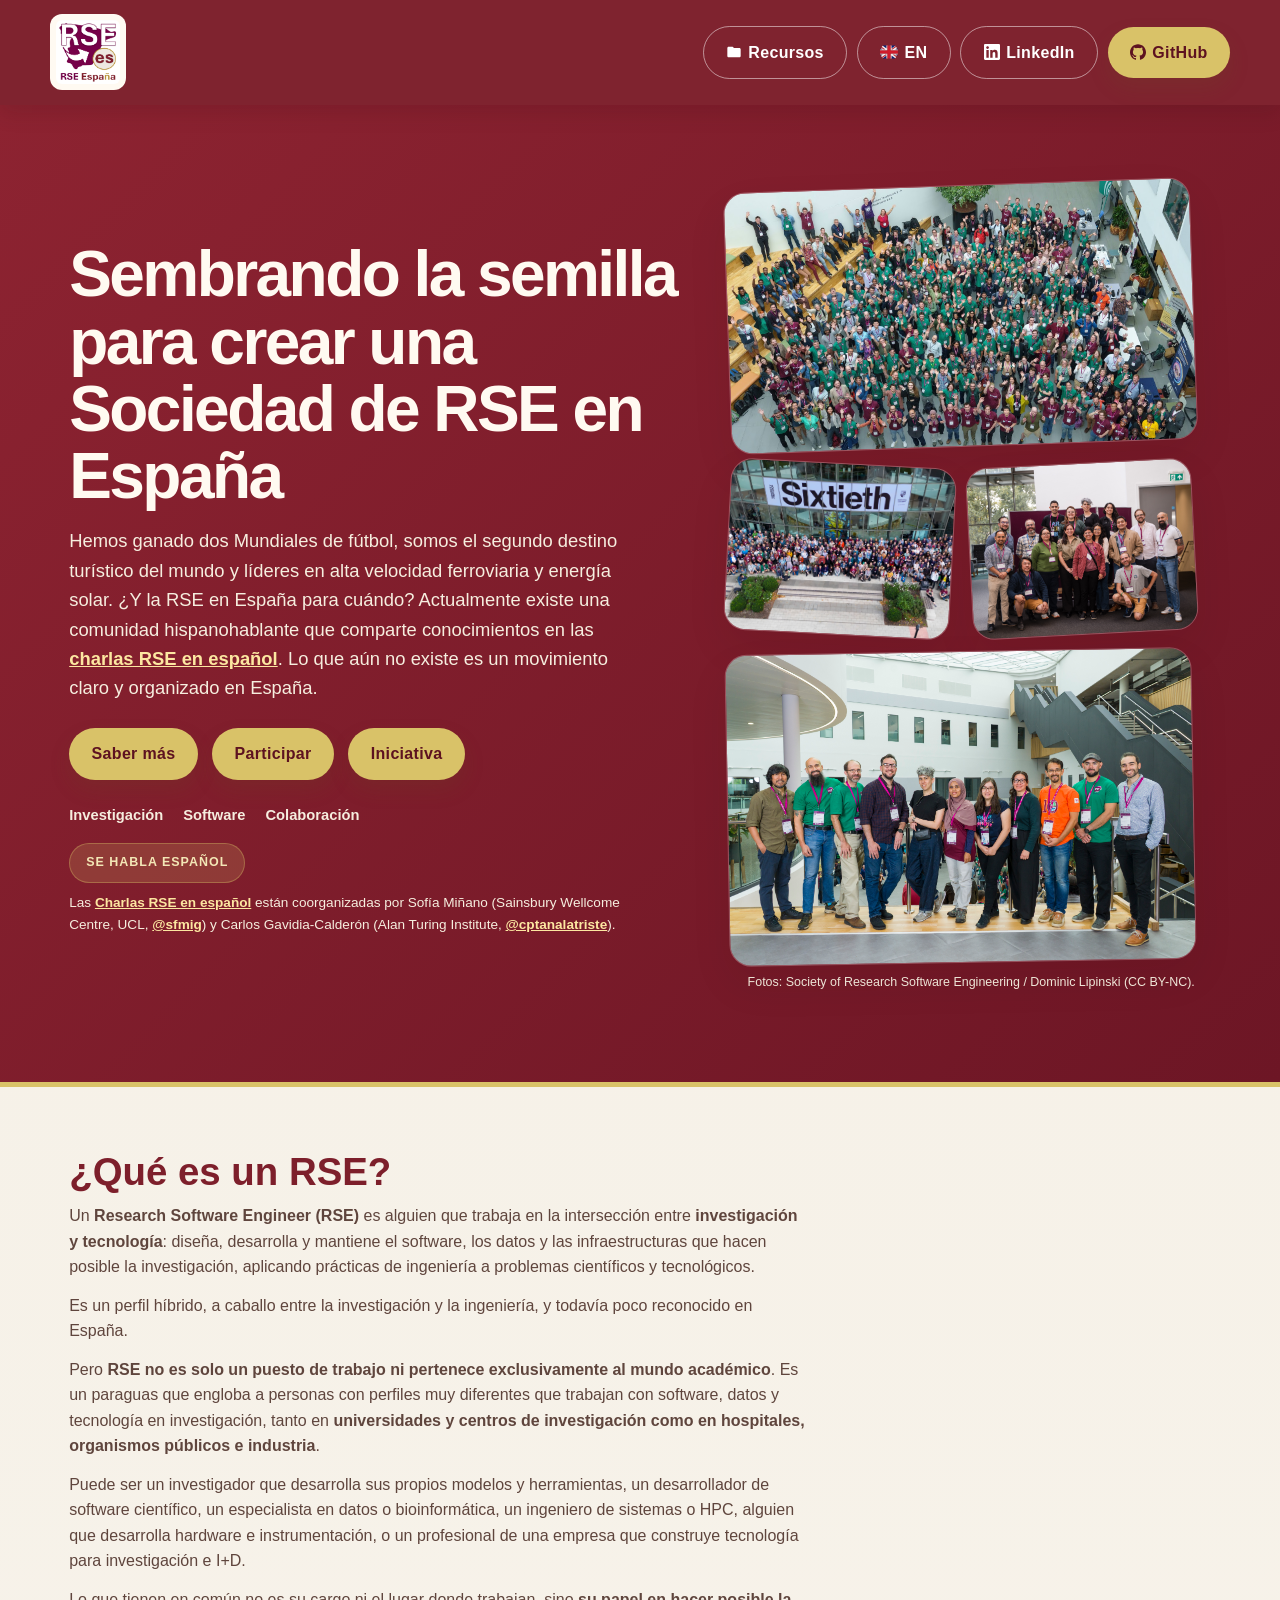
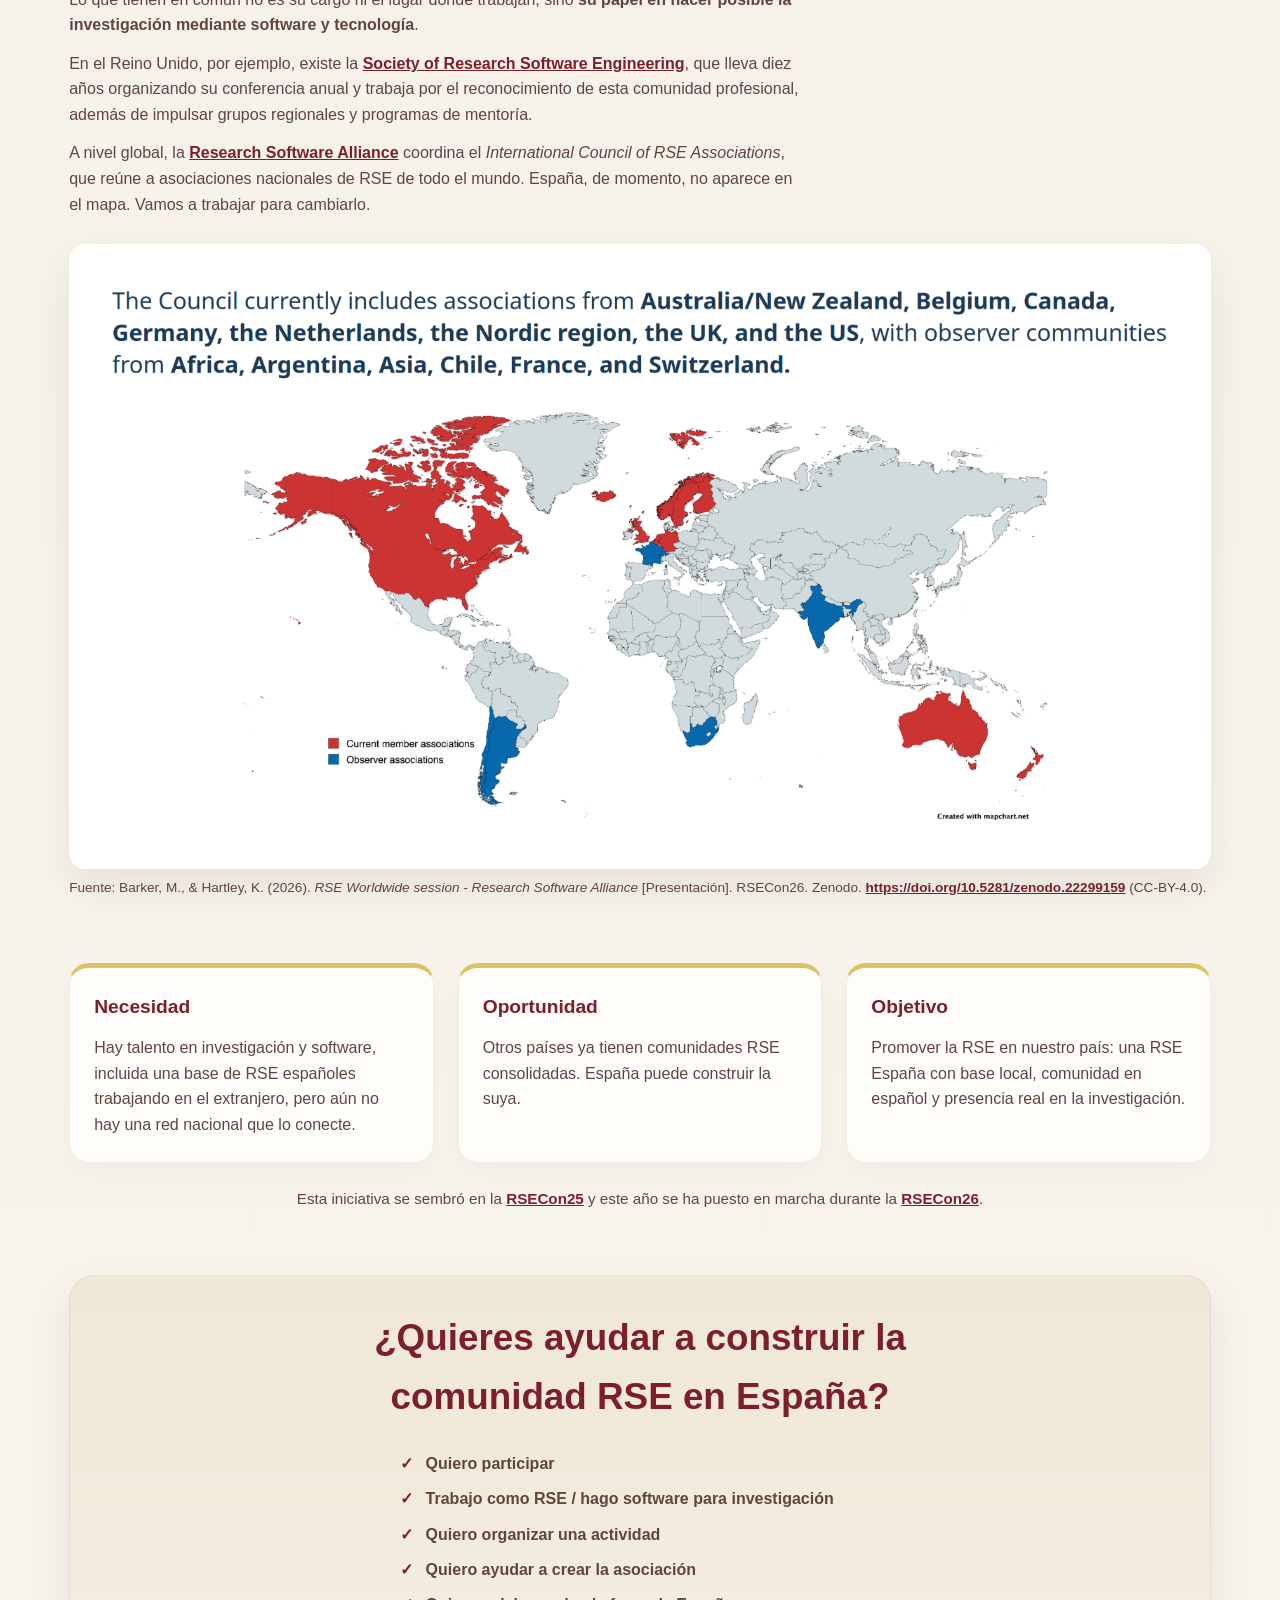
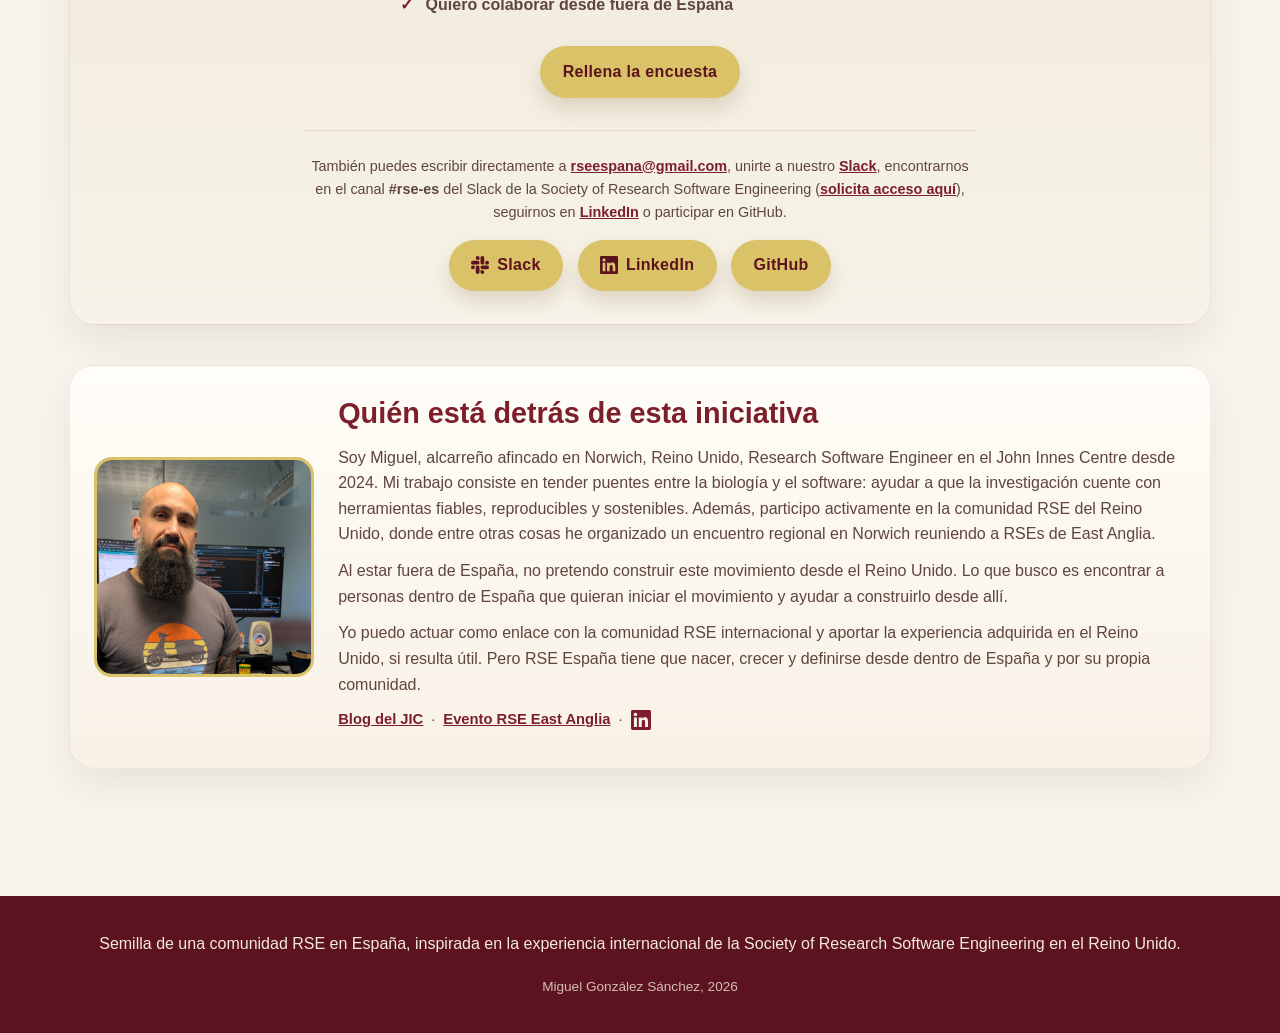
<file: index.html>
<!DOCTYPE html>
<html lang="es">
<head>
    <!-- Google tag (gtag.js) -->
    <script async src="https://www.googletagmanager.com/gtag/js?id=G-PF13L6WFHQ"></script>
    <script src="js/analytics.js"></script>
    <meta charset="UTF-8">
    <meta name="viewport" content="width=device-width, initial-scale=1.0">
    <title>RSE España | Research Software Engineers</title>
    <link rel="icon" type="image/png" href="images/RSE-logo-no-text-small-transparent.png">
    <link rel="alternate" hreflang="es" href="https://www.rse-es.org/">
    <link rel="alternate" hreflang="en" href="https://www.rse-es.org/en/">
    <link rel="stylesheet" href="styles.css">
</head>
<body>
    <header>
        <div class="container nav">
            <div class="brand">
                <a href="index.html" class="brand-mark-link" aria-label="RSE España — inicio">
                    <img class="brand-mark" src="images/RSE-logo-small.png" alt="Logo de RSE España">
                </a>
            </div>
            <div class="nav-links">
                <a href="recursos.html" class="btn secondary nav-btn">
                    <svg width="16" height="16" viewBox="0 0 24 24" fill="currentColor" aria-hidden="true"><path d="M10 4H4c-1.1 0-1.99.9-1.99 2L2 18c0 1.1.9 2 2 2h16c1.1 0 2-.9 2-2V8c0-1.1-.9-2-2-2h-8l-2-2z"/></svg>
                    <span class="btn-label">Recursos</span>
                </a>
                <a href="en/" class="btn secondary nav-btn" hreflang="en">
                    <img class="flag-icon" src="images/flags/gb.svg" alt="">
                    <span class="btn-label">EN</span>
                </a>
                <a href="https://www.linkedin.com/company/rse-espa%C3%B1a/about/?viewAsMember=true" class="btn secondary nav-btn" target="_blank" rel="noreferrer" aria-label="LinkedIn">
                    <svg width="16" height="16" viewBox="0 0 24 24" fill="currentColor" aria-hidden="true"><path d="M20.447 20.452h-3.554v-5.569c0-1.328-.027-3.037-1.852-3.037-1.853 0-2.136 1.445-2.136 2.939v5.667H9.351V9h3.414v1.561h.046c.477-.9 1.637-1.85 3.37-1.85 3.601 0 4.267 2.37 4.267 5.455v6.286zM5.337 7.433c-1.144 0-2.063-.926-2.063-2.065 0-1.138.92-2.063 2.063-2.063 1.14 0 2.064.925 2.064 2.063 0 1.139-.925 2.065-2.064 2.065zm1.782 13.019H3.555V9h3.564v11.452zM22.225 0H1.771C.792 0 0 .774 0 1.729v20.542C0 23.227.792 24 1.771 24h20.451C23.2 24 24 23.227 24 22.271V1.729C24 .774 23.2 0 22.222 0h.003z"/></svg>
                    <span class="btn-label">LinkedIn</span>
                </a>
                <a href="https://github.com/rse-espana" class="btn nav-btn" target="_blank" rel="noreferrer" aria-label="GitHub">
                    <svg width="16" height="16" viewBox="0 0 24 24" fill="currentColor" aria-hidden="true"><path d="M12 .297c-6.63 0-12 5.373-12 12 0 5.303 3.438 9.8 8.205 11.385.6.113.82-.258.82-.577 0-.285-.01-1.04-.015-2.04-3.338.724-4.042-1.61-4.042-1.61-.546-1.385-1.333-1.755-1.333-1.755-1.089-.744.084-.729.084-.729 1.205.084 1.84 1.236 1.84 1.236 1.07 1.835 2.807 1.305 3.492.997.108-.775.418-1.305.762-1.605-2.665-.3-5.466-1.332-5.466-5.93 0-1.31.465-2.38 1.235-3.22-.135-.303-.54-1.523.105-3.176 0 0 1.005-.322 3.3 1.23.96-.267 1.98-.399 3-.405 1.02.006 2.04.138 3 .405 2.28-1.552 3.285-1.23 3.285-1.23.645 1.653.24 2.873.12 3.176.765.84 1.23 1.91 1.23 3.22 0 4.61-2.805 5.625-5.475 5.92.42.36.81 1.096.81 2.22 0 1.606-.015 2.896-.015 3.286 0 .315.21.69.825.57C20.565 22.092 24 17.592 24 12.297c0-6.627-5.373-12-12-12"/></svg>
                    <span class="btn-label">GitHub</span>
                </a>
            </div>
        </div>
    </header>

    <section class="hero">
        <div class="container hero-inner">
            <div>
                <h1>Sembrando la semilla para crear una Sociedad de RSE en España</h1>
                <p>Hemos ganado dos Mundiales de fútbol, somos el segundo destino turístico del mundo y líderes en alta velocidad ferroviaria y energía solar. ¿Y la RSE en España para cuándo? Actualmente existe una comunidad hispanohablante que comparte conocimientos en las <a href="https://charlas-rse-espanol.github.io/" target="_blank" rel="noreferrer" style="color: #fce7a1; font-weight: 700;">charlas RSE en español</a>. Lo que aún no existe es un movimiento claro y organizado en España.</p>

                <div class="hero-actions">
                    <a href="#que-es-rse" class="btn">Saber más</a>
                    <a href="#participa" class="btn">Participar</a>
                    <a href="#iniciativa" class="btn">Iniciativa</a>
                </div>

                <div class="hero-meta">
                    <span>Investigación</span>
                    <span>Software</span>
                    <span>Colaboración</span>
                </div>

                <a href="https://charlas-rse-espanol.github.io/" target="_blank" rel="noreferrer" class="spanish-tag">Se habla español</a>
                <p style="margin-top: 0.6rem; font-size: 0.85rem; color: #f6eedf;">Las <a href="https://charlas-rse-espanol.github.io/" target="_blank" rel="noreferrer" style="color: #fce7a1; font-weight: 700;">Charlas RSE en español</a> están coorganizadas por Sofía Miñano (Sainsbury Wellcome Centre, UCL, <a href="https://github.com/sfmig" target="_blank" rel="noreferrer" style="color: #fce7a1; font-weight: 700;">@sfmig</a>) y Carlos Gavidia-Calderón (Alan Turing Institute, <a href="https://github.com/cptanalatriste" target="_blank" rel="noreferrer" style="color: #fce7a1; font-weight: 700;">@cptanalatriste</a>).</p>
            </div>

            <div class="hero-visual">
                <div class="photo-stack">
                    <figure class="photo-card big">
                        <img src="images/RSE26.jpg" alt="RSE Conference 2026, Reino Unido" loading="lazy">
                        <figcaption>Comunidad RSE en la RSECon26</figcaption>
                    </figure>
                    <div class="photo-row">
                        <figure class="photo-card small">
                            <img src="images/RSE25.jpg" alt="RSE Conference 2025, Reino Unido" loading="lazy">
                            <figcaption>Comunidad RSE en la RSECon25</figcaption>
                        </figure>
                        <figure class="photo-card small">
                            <img src="images/se_habla_espanol.jpg" alt="Asistentes hispanohablantes en la RSE Conference 2025" loading="lazy">
                            <figcaption>Hispanohablantes en la RSECon25</figcaption>
                        </figure>
                    </div>
                    <figure class="photo-card wide">
                        <img src="images/RSEcon26_se_habla_espanol.JPG" alt="Asistentes hispanohablantes en la RSE Conference 2026" loading="lazy">
                        <figcaption>Hispanohablantes en la RSECon26</figcaption>
                    </figure>
                </div>
                <p style="margin-top: 0.6rem; font-size: 0.78rem; color: #f6eedf; text-align: right;">Fotos: Society of Research Software Engineering / Dominic Lipinski (CC BY-NC).</p>
            </div>
        </div>
    </section>

    <main class="main">
        <div class="container" id="que-es-rse">
            <div class="section-heading">
                <h2>¿Qué es un RSE?</h2>
                <p>Un <strong>Research Software Engineer (RSE)</strong> es alguien que trabaja en la intersección entre <strong>investigación y tecnología</strong>: diseña, desarrolla y mantiene el software, los datos y las infraestructuras que hacen posible la investigación, aplicando prácticas de ingeniería a problemas científicos y tecnológicos.</p>
                <p style="margin-top: 0.8rem;">Es un perfil híbrido, a caballo entre la investigación y la ingeniería, y todavía poco reconocido en España.</p>
                <p style="margin-top: 0.8rem;">Pero <strong>RSE no es solo un puesto de trabajo ni pertenece exclusivamente al mundo académico</strong>. Es un paraguas que engloba a personas con perfiles muy diferentes que trabajan con software, datos y tecnología en investigación, tanto en <strong>universidades y centros de investigación como en hospitales, organismos públicos e industria</strong>.</p>
                <p style="margin-top: 0.8rem;">Puede ser un investigador que desarrolla sus propios modelos y herramientas, un desarrollador de software científico, un especialista en datos o bioinformática, un ingeniero de sistemas o HPC, alguien que desarrolla hardware e instrumentación, o un profesional de una empresa que construye tecnología para investigación e I+D.</p>
                <p style="margin-top: 0.8rem;">Lo que tienen en común no es su cargo ni el lugar donde trabajan, sino <strong>su papel en hacer posible la investigación mediante software y tecnología</strong>.</p>
                <p style="margin-top: 0.8rem;">En el Reino Unido, por ejemplo, existe la <a href="https://society-rse.org/" target="_blank" rel="noreferrer" style="color: var(--primary-color); font-weight: 700;">Society of Research Software Engineering</a>, que lleva diez años organizando su conferencia anual y trabaja por el reconocimiento de esta comunidad profesional, además de impulsar grupos regionales y programas de mentoría.</p>
                <p style="margin-top: 0.8rem;">A nivel global, la <a href="https://www.researchsoft.org/" target="_blank" rel="noreferrer" style="color: var(--primary-color); font-weight: 700;">Research Software Alliance</a> coordina el <em>International Council of RSE Associations</em>, que reúne a asociaciones nacionales de RSE de todo el mundo. España, de momento, no aparece en el mapa. Vamos a trabajar para cambiarlo.</p>
            </div>

            <img src="images/paises_RSE_aliance.png" alt="Mapa del International Council of RSE Associations: países con asociación miembro u observadora" style="border-radius: 16px; box-shadow: var(--shadow-soft); margin-top: 0.5rem;">
            <p style="margin-top: 0.5rem; font-size: 0.85rem; color: var(--text-muted);">Fuente: Barker, M., & Hartley, K. (2026). <em>RSE Worldwide session - Research Software Alliance</em> [Presentación]. RSECon26. Zenodo. <a href="https://doi.org/10.5281/zenodo.22299159" target="_blank" rel="noreferrer" style="color: var(--primary-color); font-weight: 700;">https://doi.org/10.5281/zenodo.22299159</a> (CC-BY-4.0).</p>
        </div>

        <div class="container" id="manifiesto" style="margin-top: 4rem;">
            <div class="manifesto-grid">
                <article class="card">
                    <h3>Necesidad</h3>
                    <p>Hay talento en investigación y software, incluida una base de RSE españoles trabajando en el extranjero, pero aún no hay una red nacional que lo conecte.</p>
                </article>

                <article class="card">
                    <h3>Oportunidad</h3>
                    <p>Otros países ya tienen comunidades RSE consolidadas. España puede construir la suya.</p>
                </article>

                <article class="card">
                    <h3>Objetivo</h3>
                    <p>Promover la RSE en nuestro país: una RSE España con base local, comunidad en español y presencia real en la investigación.</p>
                </article>
            </div>

            <p style="margin-top: 1.5rem; text-align: center; font-size: 0.95rem; color: var(--text-muted);">Esta iniciativa se sembró en la <a href="https://rsecon25.society-rse.org/" target="_blank" rel="noreferrer" style="color: var(--primary-color); font-weight: 700;">RSECon25</a> y este año se ha puesto en marcha durante la <a href="https://rsecon26.society-rse.org/" target="_blank" rel="noreferrer" style="color: var(--primary-color); font-weight: 700;">RSECon26</a>.</p>

            <div class="callout" id="participa">
                <h2 class="cta-heading">¿Quieres ayudar a construir la comunidad RSE en España?</h2>

                <ul class="cta-phrases">
                    <li>Quiero participar</li>
                    <li>Trabajo como RSE / hago software para investigación</li>
                    <li>Quiero organizar una actividad</li>
                    <li>Quiero ayudar a crear la asociación</li>
                    <li>Quiero colaborar desde fuera de España</li>
                </ul>

                <a href="https://forms.gle/CCqL3apnBgj6oLNW9" class="btn cta-button" target="_blank" rel="noreferrer">Rellena la encuesta</a>

                <div class="secondary-ways">
                    <p>También puedes escribir directamente a <a href="mailto:rseespana@gmail.com" style="color: var(--primary-color); font-weight: 700;">rseespana@gmail.com</a>, unirte a nuestro <a href="https://join.slack.com/t/rseespaa/shared_invite/zt-49k315z4l-LPBQWxZI_MuY61WrY4Tqkw" target="_blank" rel="noreferrer" style="color: var(--primary-color); font-weight: 700;">Slack</a>, encontrarnos en el canal <strong>#rse-es</strong> del Slack de la Society of Research Software Engineering (<a href="https://forms.gle/eU6536gnRtyCVGyh9" target="_blank" rel="noreferrer" style="color: var(--primary-color); font-weight: 700;">solicita acceso aquí</a>), seguirnos en <a href="https://www.linkedin.com/company/rse-espa%C3%B1a/about/?viewAsMember=true" target="_blank" rel="noreferrer" style="color: var(--primary-color); font-weight: 700;">LinkedIn</a> o participar en GitHub.</p>
                    <div style="display: flex; gap: 0.9rem; justify-content: center; flex-wrap: wrap;">
                        <a href="https://join.slack.com/t/rseespaa/shared_invite/zt-49k315z4l-LPBQWxZI_MuY61WrY4Tqkw" class="btn" target="_blank" rel="noreferrer" style="display: inline-flex; align-items: center; gap: 0.5rem;">
                            <svg width="18" height="18" viewBox="0 0 24 24" fill="currentColor" aria-hidden="true"><path d="M5.042 15.165a2.528 2.528 0 0 1-2.52 2.523A2.528 2.528 0 0 1 0 15.165a2.527 2.527 0 0 1 2.522-2.52h2.52v2.52zM6.313 15.165a2.527 2.527 0 0 1 2.521-2.52 2.527 2.527 0 0 1 2.521 2.52v6.313A2.528 2.528 0 0 1 8.834 24a2.528 2.528 0 0 1-2.521-2.522v-6.313zM8.834 5.042a2.528 2.528 0 0 1-2.521-2.52A2.528 2.528 0 0 1 8.834 0a2.528 2.528 0 0 1 2.521 2.522v2.52H8.834zM8.834 6.313a2.528 2.528 0 0 1 2.521 2.521 2.528 2.528 0 0 1-2.521 2.521H2.522A2.528 2.528 0 0 1 0 8.834a2.528 2.528 0 0 1 2.522-2.521h6.312zM18.956 8.834a2.528 2.528 0 0 1 2.522-2.521A2.528 2.528 0 0 1 24 8.834a2.528 2.528 0 0 1-2.522 2.521h-2.522V8.834zM17.688 8.834a2.528 2.528 0 0 1-2.523 2.521 2.527 2.527 0 0 1-2.52-2.521V2.522A2.527 2.527 0 0 1 15.165 0a2.528 2.528 0 0 1 2.523 2.522v6.312zM15.165 18.956a2.528 2.528 0 0 1 2.523 2.522A2.528 2.528 0 0 1 15.165 24a2.527 2.527 0 0 1-2.52-2.522v-2.522h2.52zM15.165 17.688a2.527 2.527 0 0 1-2.52-2.523 2.526 2.526 0 0 1 2.52-2.52h6.313A2.527 2.527 0 0 1 24 15.165a2.528 2.528 0 0 1-2.522 2.523h-6.313z"/></svg>
                            Slack
                        </a>
                        <a href="https://www.linkedin.com/company/rse-espa%C3%B1a/about/?viewAsMember=true" class="btn" target="_blank" rel="noreferrer" style="display: inline-flex; align-items: center; gap: 0.5rem;">
                            <svg width="18" height="18" viewBox="0 0 24 24" fill="currentColor" aria-hidden="true"><path d="M20.447 20.452h-3.554v-5.569c0-1.328-.027-3.037-1.852-3.037-1.853 0-2.136 1.445-2.136 2.939v5.667H9.351V9h3.414v1.561h.046c.477-.9 1.637-1.85 3.37-1.85 3.601 0 4.267 2.37 4.267 5.455v6.286zM5.337 7.433c-1.144 0-2.063-.926-2.063-2.065 0-1.138.92-2.063 2.063-2.063 1.14 0 2.064.925 2.064 2.063 0 1.139-.925 2.065-2.064 2.065zm1.782 13.019H3.555V9h3.564v11.452zM22.225 0H1.771C.792 0 0 .774 0 1.729v20.542C0 23.227.792 24 1.771 24h20.451C23.2 24 24 23.227 24 22.271V1.729C24 .774 23.2 0 22.222 0h.003z"/></svg>
                            LinkedIn
                        </a>
                        <a href="https://github.com/rse-espana" class="btn" target="_blank" rel="noreferrer">GitHub</a>
                    </div>
                </div>
            </div>

            <div class="bio-box" id="iniciativa" style="margin-top: 2.5rem;">
                <img class="bio-photo" src="images/Miguel-blog-website-image-615x340.png" alt="Miguel, impulsor de RSE España" loading="lazy">
                <div>
                    <h3>Quién está detrás de esta iniciativa</h3>
                    <p>Soy Miguel, alcarreño afincado en Norwich, Reino Unido, Research Software Engineer en el John Innes Centre desde 2024. Mi trabajo consiste en tender puentes entre la biología y el software: ayudar a que la investigación cuente con herramientas fiables, reproducibles y sostenibles. Además, participo activamente en la comunidad RSE del Reino Unido, donde entre otras cosas he organizado un encuentro regional en Norwich reuniendo a RSEs de East Anglia.</p>
                    <p style="margin-top: 0.6rem;">Al estar fuera de España, no pretendo construir este movimiento desde el Reino Unido. Lo que busco es encontrar a personas dentro de España que quieran iniciar el movimiento y ayudar a construirlo desde allí.</p>
                    <p style="margin-top: 0.6rem;">Yo puedo actuar como enlace con la comunidad RSE internacional y aportar la experiencia adquirida en el Reino Unido, si resulta útil. Pero RSE España tiene que nacer, crecer y definirse desde dentro de España y por su propia comunidad.</p>
                    <p style="margin-top: 0.6rem; font-size: 0.92rem; display: flex; align-items: center; gap: 0.5rem; flex-wrap: wrap;">
                        <a href="https://jic.ac.uk/blog/how-research-software-engineers-are-bridging-the-gap-between-biology-and-computer-science/" target="_blank" rel="noreferrer" style="color: var(--primary-color); font-weight: 700;">Blog del JIC</a>
                        · <a href="https://rse-whpc.nbi.ac.uk/" target="_blank" rel="noreferrer" style="color: var(--primary-color); font-weight: 700;">Evento RSE East Anglia</a>
                        · <a href="https://www.linkedin.com/in/cotxi/" target="_blank" rel="noreferrer" aria-label="LinkedIn" style="display: inline-flex; color: var(--primary-color);">
                            <svg width="20" height="20" viewBox="0 0 24 24" fill="currentColor" aria-hidden="true"><path d="M20.447 20.452h-3.554v-5.569c0-1.328-.027-3.037-1.852-3.037-1.853 0-2.136 1.445-2.136 2.939v5.667H9.351V9h3.414v1.561h.046c.477-.9 1.637-1.85 3.37-1.85 3.601 0 4.267 2.37 4.267 5.455v6.286zM5.337 7.433c-1.144 0-2.063-.926-2.063-2.065 0-1.138.92-2.063 2.063-2.063 1.14 0 2.064.925 2.064 2.063 0 1.139-.925 2.065-2.064 2.065zm1.782 13.019H3.555V9h3.564v11.452zM22.225 0H1.771C.792 0 0 .774 0 1.729v20.542C0 23.227.792 24 1.771 24h20.451C23.2 24 24 23.227 24 22.271V1.729C24 .774 23.2 0 22.222 0h.003z"/></svg>
                        </a>
                    </p>
                </div>
            </div>
        </div>
    </main>

    <footer>
        <p>Semilla de una comunidad RSE en España, inspirada en la experiencia internacional de la Society of Research Software Engineering en el Reino Unido.</p>
        <p style="margin-top: 1.2rem; font-size: 0.85rem; opacity: 0.8;">Miguel González Sánchez, 2026</p>
    </footer>
</body>
</html>
</file>
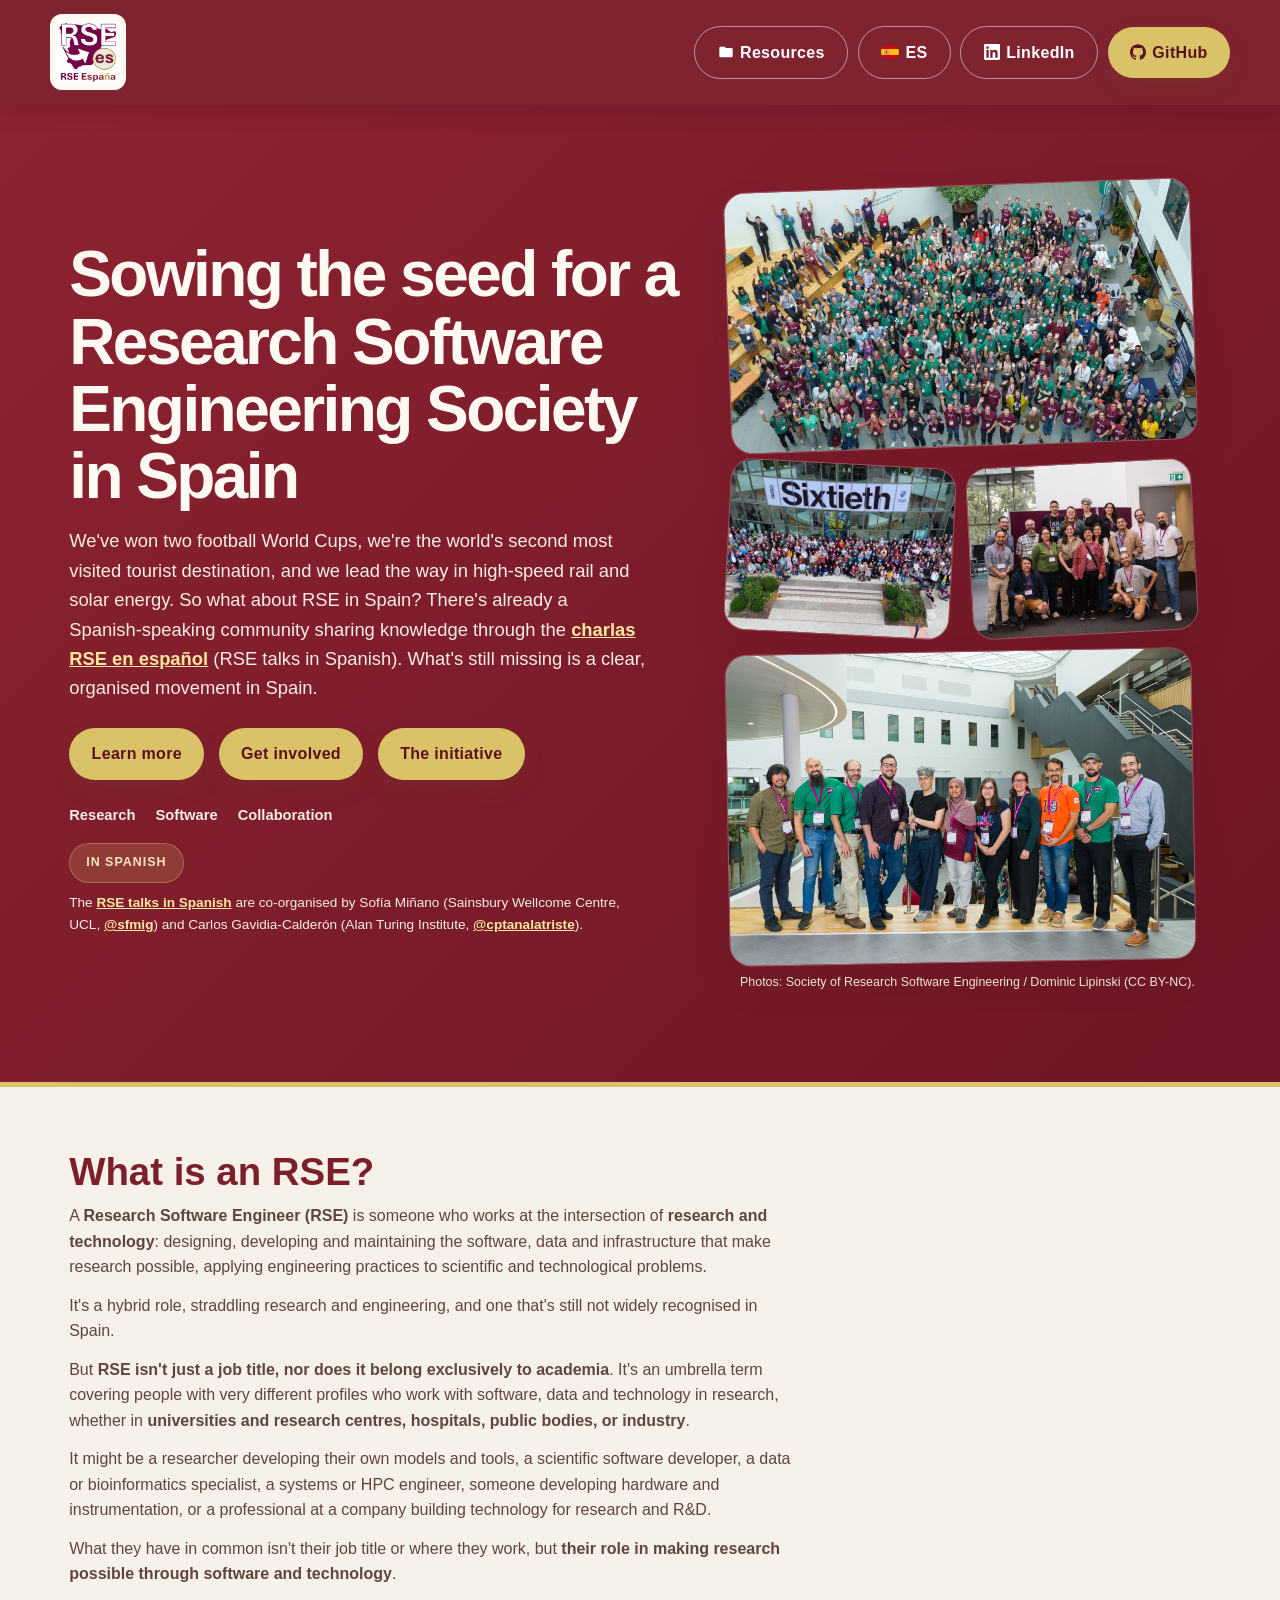
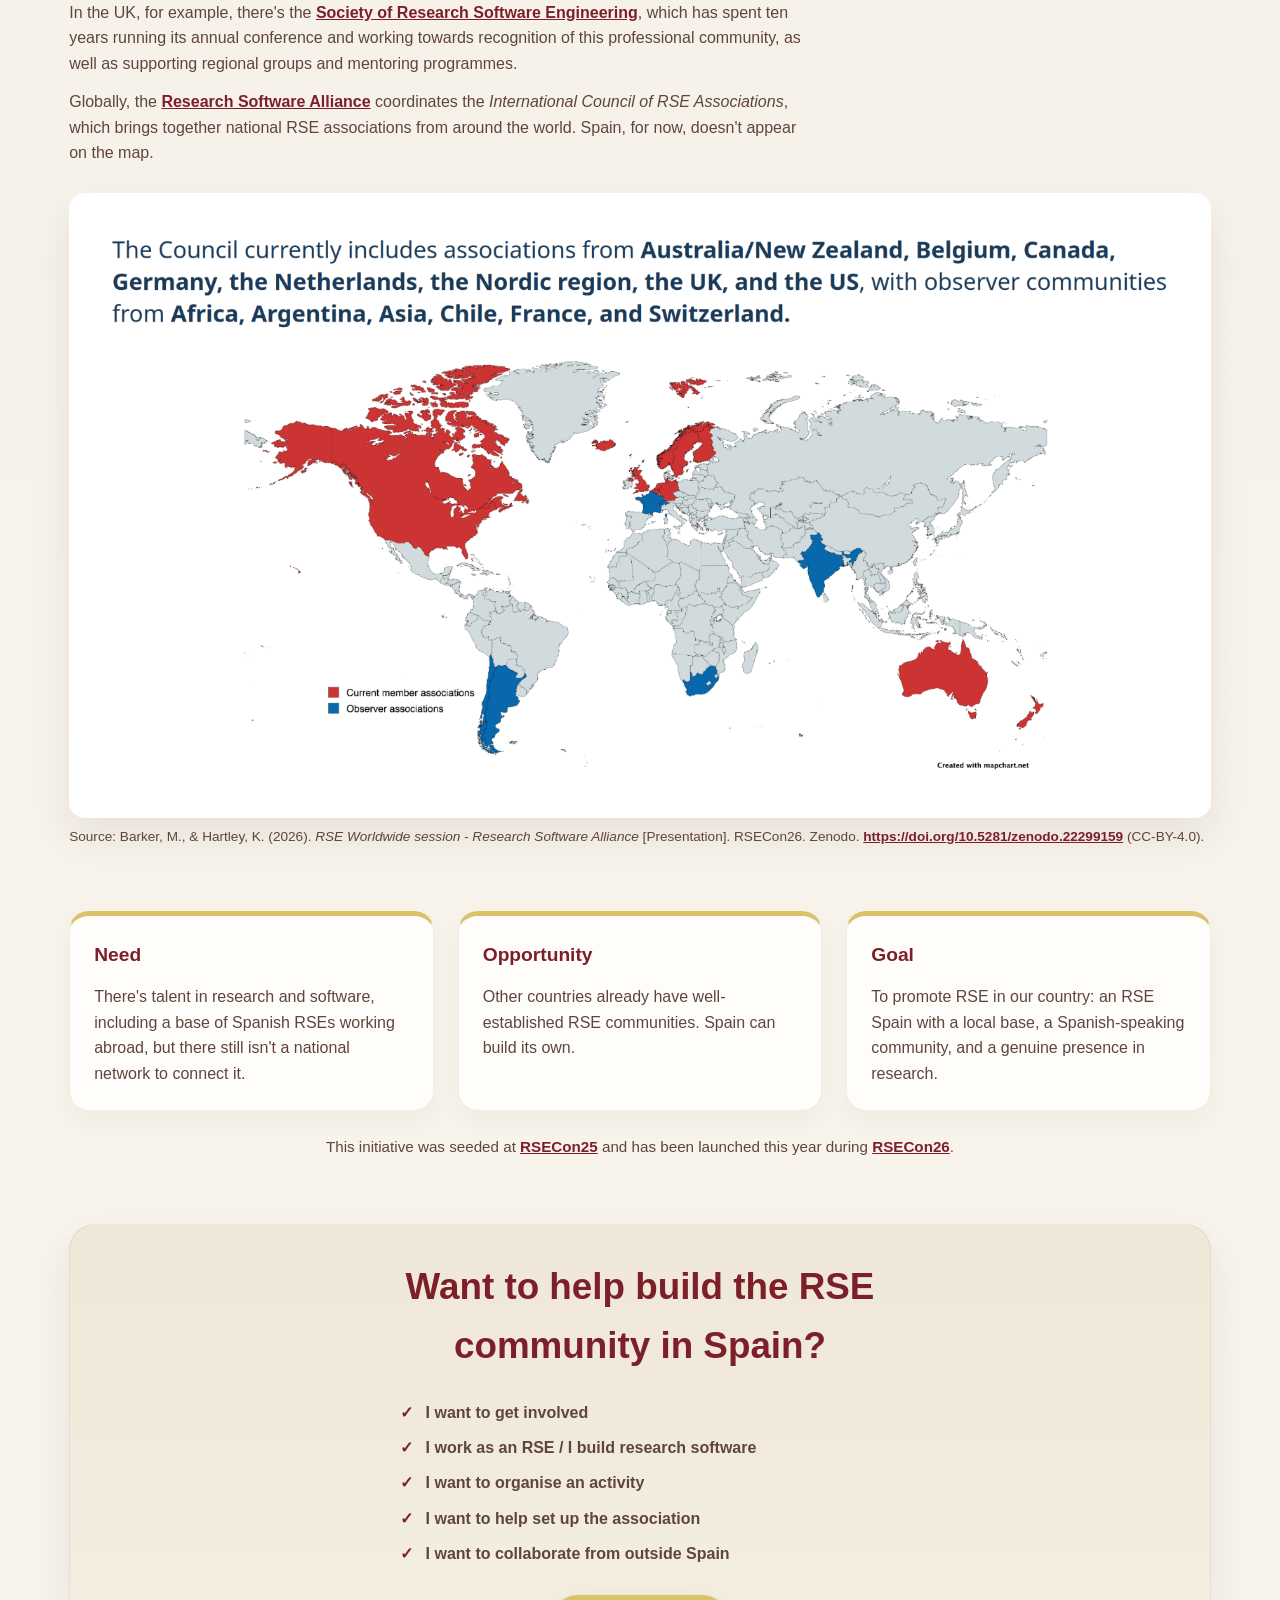
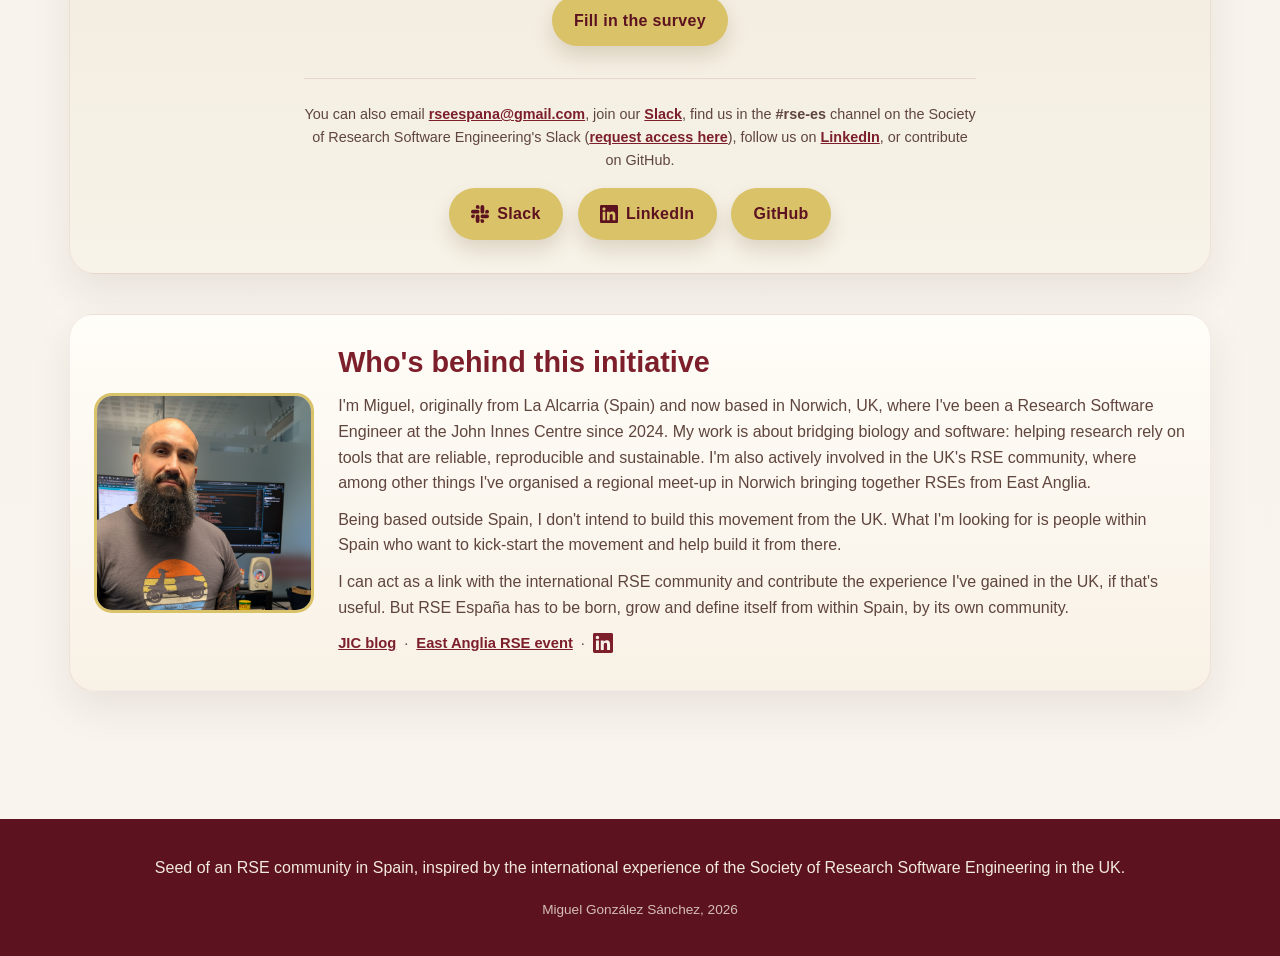
<file: en/index.html>
<!DOCTYPE html>
<html lang="en-GB">
<head>
    <!-- Google tag (gtag.js) -->
    <script async src="https://www.googletagmanager.com/gtag/js?id=G-PF13L6WFHQ"></script>
    <script src="../js/analytics.js"></script>
    <meta charset="UTF-8">
    <meta name="viewport" content="width=device-width, initial-scale=1.0">
    <title>RSE España | Research Software Engineers</title>
    <link rel="icon" type="image/png" href="../images/RSE-logo-no-text-small-transparent.png">
    <link rel="alternate" hreflang="es" href="https://www.rse-es.org/">
    <link rel="alternate" hreflang="en" href="https://www.rse-es.org/en/">
    <link rel="stylesheet" href="../styles.css">
</head>
<body>
    <header>
        <div class="container nav">
            <div class="brand">
                <a href="index.html" class="brand-mark-link" aria-label="RSE España — home">
                    <img class="brand-mark" src="../images/RSE-logo-small.png" alt="RSE España logo">
                </a>
            </div>
            <div class="nav-links">
                <a href="recursos.html" class="btn secondary nav-btn">
                    <svg width="16" height="16" viewBox="0 0 24 24" fill="currentColor" aria-hidden="true"><path d="M10 4H4c-1.1 0-1.99.9-1.99 2L2 18c0 1.1.9 2 2 2h16c1.1 0 2-.9 2-2V8c0-1.1-.9-2-2-2h-8l-2-2z"/></svg>
                    <span class="btn-label">Resources</span>
                </a>
                <a href="../" class="btn secondary nav-btn" hreflang="es">
                    <img class="flag-icon" src="../images/flags/es.svg" alt="">
                    <span class="btn-label">ES</span>
                </a>
                <a href="https://www.linkedin.com/company/rse-espa%C3%B1a/about/?viewAsMember=true" class="btn secondary nav-btn" target="_blank" rel="noreferrer" aria-label="LinkedIn">
                    <svg width="16" height="16" viewBox="0 0 24 24" fill="currentColor" aria-hidden="true"><path d="M20.447 20.452h-3.554v-5.569c0-1.328-.027-3.037-1.852-3.037-1.853 0-2.136 1.445-2.136 2.939v5.667H9.351V9h3.414v1.561h.046c.477-.9 1.637-1.85 3.37-1.85 3.601 0 4.267 2.37 4.267 5.455v6.286zM5.337 7.433c-1.144 0-2.063-.926-2.063-2.065 0-1.138.92-2.063 2.063-2.063 1.14 0 2.064.925 2.064 2.063 0 1.139-.925 2.065-2.064 2.065zm1.782 13.019H3.555V9h3.564v11.452zM22.225 0H1.771C.792 0 0 .774 0 1.729v20.542C0 23.227.792 24 1.771 24h20.451C23.2 24 24 23.227 24 22.271V1.729C24 .774 23.2 0 22.222 0h.003z"/></svg>
                    <span class="btn-label">LinkedIn</span>
                </a>
                <a href="https://github.com/rse-espana" class="btn nav-btn" target="_blank" rel="noreferrer" aria-label="GitHub">
                    <svg width="16" height="16" viewBox="0 0 24 24" fill="currentColor" aria-hidden="true"><path d="M12 .297c-6.63 0-12 5.373-12 12 0 5.303 3.438 9.8 8.205 11.385.6.113.82-.258.82-.577 0-.285-.01-1.04-.015-2.04-3.338.724-4.042-1.61-4.042-1.61-.546-1.385-1.333-1.755-1.333-1.755-1.089-.744.084-.729.084-.729 1.205.084 1.84 1.236 1.84 1.236 1.07 1.835 2.807 1.305 3.492.997.108-.775.418-1.305.762-1.605-2.665-.3-5.466-1.332-5.466-5.93 0-1.31.465-2.38 1.235-3.22-.135-.303-.54-1.523.105-3.176 0 0 1.005-.322 3.3 1.23.96-.267 1.98-.399 3-.405 1.02.006 2.04.138 3 .405 2.28-1.552 3.285-1.23 3.285-1.23.645 1.653.24 2.873.12 3.176.765.84 1.23 1.91 1.23 3.22 0 4.61-2.805 5.625-5.475 5.92.42.36.81 1.096.81 2.22 0 1.606-.015 2.896-.015 3.286 0 .315.21.69.825.57C20.565 22.092 24 17.592 24 12.297c0-6.627-5.373-12-12-12"/></svg>
                    <span class="btn-label">GitHub</span>
                </a>
            </div>
        </div>
    </header>

    <section class="hero">
        <div class="container hero-inner">
            <div>
                <h1>Sowing the seed for a Research Software Engineering Society in Spain</h1>
                <p>We've won two football World Cups, we're the world's second most visited tourist destination, and we lead the way in high-speed rail and solar energy. So what about RSE in Spain? There's already a Spanish-speaking community sharing knowledge through the <a href="https://charlas-rse-espanol.github.io/" target="_blank" rel="noreferrer" style="color: #fce7a1; font-weight: 700;">charlas RSE en español</a> (RSE talks in Spanish). What's still missing is a clear, organised movement in Spain.</p>

                <div class="hero-actions">
                    <a href="#que-es-rse" class="btn">Learn more</a>
                    <a href="#participa" class="btn">Get involved</a>
                    <a href="#iniciativa" class="btn">The initiative</a>
                </div>

                <div class="hero-meta">
                    <span>Research</span>
                    <span>Software</span>
                    <span>Collaboration</span>
                </div>

                <a href="https://charlas-rse-espanol.github.io/" target="_blank" rel="noreferrer" class="spanish-tag">In Spanish</a>
                <p style="margin-top: 0.6rem; font-size: 0.85rem; color: #f6eedf;">The <a href="https://charlas-rse-espanol.github.io/" target="_blank" rel="noreferrer" style="color: #fce7a1; font-weight: 700;">RSE talks in Spanish</a> are co-organised by Sofía Miñano (Sainsbury Wellcome Centre, UCL, <a href="https://github.com/sfmig" target="_blank" rel="noreferrer" style="color: #fce7a1; font-weight: 700;">@sfmig</a>) and Carlos Gavidia-Calderón (Alan Turing Institute, <a href="https://github.com/cptanalatriste" target="_blank" rel="noreferrer" style="color: #fce7a1; font-weight: 700;">@cptanalatriste</a>).</p>
            </div>

            <div class="hero-visual">
                <div class="photo-stack">
                    <figure class="photo-card big">
                        <img src="../images/RSE26.jpg" alt="RSE Conference 2026, UK" loading="lazy">
                        <figcaption>RSE community at RSECon26</figcaption>
                    </figure>
                    <div class="photo-row">
                        <figure class="photo-card small">
                            <img src="../images/RSE25.jpg" alt="RSE Conference 2025, UK" loading="lazy">
                            <figcaption>RSE community at RSECon25</figcaption>
                        </figure>
                        <figure class="photo-card small">
                            <img src="../images/se_habla_espanol.jpg" alt="Spanish-speaking attendees at the RSE Conference 2025" loading="lazy">
                            <figcaption>Spanish speakers at RSECon25</figcaption>
                        </figure>
                    </div>
                    <figure class="photo-card wide">
                        <img src="../images/RSEcon26_se_habla_espanol.JPG" alt="Spanish-speaking attendees at the RSE Conference 2026" loading="lazy">
                        <figcaption>Spanish speakers at RSECon26</figcaption>
                    </figure>
                </div>
                <p style="margin-top: 0.6rem; font-size: 0.78rem; color: #f6eedf; text-align: right;">Photos: Society of Research Software Engineering / Dominic Lipinski (CC BY-NC).</p>
            </div>
        </div>
    </section>

    <main class="main">
        <div class="container" id="que-es-rse">
            <div class="section-heading">
                <h2>What is an RSE?</h2>
                <p>A <strong>Research Software Engineer (RSE)</strong> is someone who works at the intersection of <strong>research and technology</strong>: designing, developing and maintaining the software, data and infrastructure that make research possible, applying engineering practices to scientific and technological problems.</p>
                <p style="margin-top: 0.8rem;">It's a hybrid role, straddling research and engineering, and one that's still not widely recognised in Spain.</p>
                <p style="margin-top: 0.8rem;">But <strong>RSE isn't just a job title, nor does it belong exclusively to academia</strong>. It's an umbrella term covering people with very different profiles who work with software, data and technology in research, whether in <strong>universities and research centres, hospitals, public bodies, or industry</strong>.</p>
                <p style="margin-top: 0.8rem;">It might be a researcher developing their own models and tools, a scientific software developer, a data or bioinformatics specialist, a systems or HPC engineer, someone developing hardware and instrumentation, or a professional at a company building technology for research and R&D.</p>
                <p style="margin-top: 0.8rem;">What they have in common isn't their job title or where they work, but <strong>their role in making research possible through software and technology</strong>.</p>
                <p style="margin-top: 0.8rem;">In the UK, for example, there's the <a href="https://society-rse.org/" target="_blank" rel="noreferrer" style="color: var(--primary-color); font-weight: 700;">Society of Research Software Engineering</a>, which has spent ten years running its annual conference and working towards recognition of this professional community, as well as supporting regional groups and mentoring programmes.</p>
                <p style="margin-top: 0.8rem;">Globally, the <a href="https://www.researchsoft.org/" target="_blank" rel="noreferrer" style="color: var(--primary-color); font-weight: 700;">Research Software Alliance</a> coordinates the <em>International Council of RSE Associations</em>, which brings together national RSE associations from around the world. Spain, for now, doesn't appear on the map.</p>
            </div>

            <img src="../images/paises_RSE_aliance.png" alt="Map of the International Council of RSE Associations: countries with member or observer associations" style="border-radius: 16px; box-shadow: var(--shadow-soft); margin-top: 0.5rem;">
            <p style="margin-top: 0.5rem; font-size: 0.85rem; color: var(--text-muted);">Source: Barker, M., & Hartley, K. (2026). <em>RSE Worldwide session - Research Software Alliance</em> [Presentation]. RSECon26. Zenodo. <a href="https://doi.org/10.5281/zenodo.22299159" target="_blank" rel="noreferrer" style="color: var(--primary-color); font-weight: 700;">https://doi.org/10.5281/zenodo.22299159</a> (CC-BY-4.0).</p>
        </div>

        <div class="container" id="manifiesto" style="margin-top: 4rem;">
            <div class="manifesto-grid">
                <article class="card">
                    <h3>Need</h3>
                    <p>There's talent in research and software, including a base of Spanish RSEs working abroad, but there still isn't a national network to connect it.</p>
                </article>

                <article class="card">
                    <h3>Opportunity</h3>
                    <p>Other countries already have well-established RSE communities. Spain can build its own.</p>
                </article>

                <article class="card">
                    <h3>Goal</h3>
                    <p>To promote RSE in our country: an RSE Spain with a local base, a Spanish-speaking community, and a genuine presence in research.</p>
                </article>
            </div>

            <p style="margin-top: 1.5rem; text-align: center; font-size: 0.95rem; color: var(--text-muted);">This initiative was seeded at <a href="https://rsecon25.society-rse.org/" target="_blank" rel="noreferrer" style="color: var(--primary-color); font-weight: 700;">RSECon25</a> and has been launched this year during <a href="https://rsecon26.society-rse.org/" target="_blank" rel="noreferrer" style="color: var(--primary-color); font-weight: 700;">RSECon26</a>.</p>

            <div class="callout" id="participa">
                <h2 class="cta-heading">Want to help build the RSE community in Spain?</h2>

                <ul class="cta-phrases">
                    <li>I want to get involved</li>
                    <li>I work as an RSE / I build research software</li>
                    <li>I want to organise an activity</li>
                    <li>I want to help set up the association</li>
                    <li>I want to collaborate from outside Spain</li>
                </ul>

                <a href="https://forms.gle/CCqL3apnBgj6oLNW9" class="btn cta-button" target="_blank" rel="noreferrer">Fill in the survey</a>

                <div class="secondary-ways">
                    <p>You can also email <a href="mailto:rseespana@gmail.com" style="color: var(--primary-color); font-weight: 700;">rseespana@gmail.com</a>, join our <a href="https://join.slack.com/t/rseespaa/shared_invite/zt-49k315z4l-LPBQWxZI_MuY61WrY4Tqkw" target="_blank" rel="noreferrer" style="color: var(--primary-color); font-weight: 700;">Slack</a>, find us in the <strong>#rse-es</strong> channel on the Society of Research Software Engineering's Slack (<a href="https://forms.gle/eU6536gnRtyCVGyh9" target="_blank" rel="noreferrer" style="color: var(--primary-color); font-weight: 700;">request access here</a>), follow us on <a href="https://www.linkedin.com/company/rse-espa%C3%B1a/about/?viewAsMember=true" target="_blank" rel="noreferrer" style="color: var(--primary-color); font-weight: 700;">LinkedIn</a>, or contribute on GitHub.</p>
                    <div style="display: flex; gap: 0.9rem; justify-content: center; flex-wrap: wrap;">
                        <a href="https://join.slack.com/t/rseespaa/shared_invite/zt-49k315z4l-LPBQWxZI_MuY61WrY4Tqkw" class="btn" target="_blank" rel="noreferrer" style="display: inline-flex; align-items: center; gap: 0.5rem;">
                            <svg width="18" height="18" viewBox="0 0 24 24" fill="currentColor" aria-hidden="true"><path d="M5.042 15.165a2.528 2.528 0 0 1-2.52 2.523A2.528 2.528 0 0 1 0 15.165a2.527 2.527 0 0 1 2.522-2.52h2.52v2.52zM6.313 15.165a2.527 2.527 0 0 1 2.521-2.52 2.527 2.527 0 0 1 2.521 2.52v6.313A2.528 2.528 0 0 1 8.834 24a2.528 2.528 0 0 1-2.521-2.522v-6.313zM8.834 5.042a2.528 2.528 0 0 1-2.521-2.52A2.528 2.528 0 0 1 8.834 0a2.528 2.528 0 0 1 2.521 2.522v2.52H8.834zM8.834 6.313a2.528 2.528 0 0 1 2.521 2.521 2.528 2.528 0 0 1-2.521 2.521H2.522A2.528 2.528 0 0 1 0 8.834a2.528 2.528 0 0 1 2.522-2.521h6.312zM18.956 8.834a2.528 2.528 0 0 1 2.522-2.521A2.528 2.528 0 0 1 24 8.834a2.528 2.528 0 0 1-2.522 2.521h-2.522V8.834zM17.688 8.834a2.528 2.528 0 0 1-2.523 2.521 2.527 2.527 0 0 1-2.52-2.521V2.522A2.527 2.527 0 0 1 15.165 0a2.528 2.528 0 0 1 2.523 2.522v6.312zM15.165 18.956a2.528 2.528 0 0 1 2.523 2.522A2.528 2.528 0 0 1 15.165 24a2.527 2.527 0 0 1-2.52-2.522v-2.522h2.52zM15.165 17.688a2.527 2.527 0 0 1-2.52-2.523 2.526 2.526 0 0 1 2.52-2.52h6.313A2.527 2.527 0 0 1 24 15.165a2.528 2.528 0 0 1-2.522 2.523h-6.313z"/></svg>
                            Slack
                        </a>
                        <a href="https://www.linkedin.com/company/rse-espa%C3%B1a/about/?viewAsMember=true" class="btn" target="_blank" rel="noreferrer" style="display: inline-flex; align-items: center; gap: 0.5rem;">
                            <svg width="18" height="18" viewBox="0 0 24 24" fill="currentColor" aria-hidden="true"><path d="M20.447 20.452h-3.554v-5.569c0-1.328-.027-3.037-1.852-3.037-1.853 0-2.136 1.445-2.136 2.939v5.667H9.351V9h3.414v1.561h.046c.477-.9 1.637-1.85 3.37-1.85 3.601 0 4.267 2.37 4.267 5.455v6.286zM5.337 7.433c-1.144 0-2.063-.926-2.063-2.065 0-1.138.92-2.063 2.063-2.063 1.14 0 2.064.925 2.064 2.063 0 1.139-.925 2.065-2.064 2.065zm1.782 13.019H3.555V9h3.564v11.452zM22.225 0H1.771C.792 0 0 .774 0 1.729v20.542C0 23.227.792 24 1.771 24h20.451C23.2 24 24 23.227 24 22.271V1.729C24 .774 23.2 0 22.222 0h.003z"/></svg>
                            LinkedIn
                        </a>
                        <a href="https://github.com/rse-espana" class="btn" target="_blank" rel="noreferrer">GitHub</a>
                    </div>
                </div>
            </div>

            <div class="bio-box" id="iniciativa" style="margin-top: 2.5rem;">
                <img class="bio-photo" src="../images/Miguel-blog-website-image-615x340.png" alt="Miguel, founder of RSE España" loading="lazy">
                <div>
                    <h3>Who's behind this initiative</h3>
                    <p>I'm Miguel, originally from La Alcarria (Spain) and now based in Norwich, UK, where I've been a Research Software Engineer at the John Innes Centre since 2024. My work is about bridging biology and software: helping research rely on tools that are reliable, reproducible and sustainable. I'm also actively involved in the UK's RSE community, where among other things I've organised a regional meet-up in Norwich bringing together RSEs from East Anglia.</p>
                    <p style="margin-top: 0.6rem;">Being based outside Spain, I don't intend to build this movement from the UK. What I'm looking for is people within Spain who want to kick-start the movement and help build it from there.</p>
                    <p style="margin-top: 0.6rem;">I can act as a link with the international RSE community and contribute the experience I've gained in the UK, if that's useful. But RSE España has to be born, grow and define itself from within Spain, by its own community.</p>
                    <p style="margin-top: 0.6rem; font-size: 0.92rem; display: flex; align-items: center; gap: 0.5rem; flex-wrap: wrap;">
                        <a href="https://jic.ac.uk/blog/how-research-software-engineers-are-bridging-the-gap-between-biology-and-computer-science/" target="_blank" rel="noreferrer" style="color: var(--primary-color); font-weight: 700;">JIC blog</a>
                        · <a href="https://rse-whpc.nbi.ac.uk/" target="_blank" rel="noreferrer" style="color: var(--primary-color); font-weight: 700;">East Anglia RSE event</a>
                        · <a href="https://www.linkedin.com/in/cotxi/" target="_blank" rel="noreferrer" aria-label="LinkedIn" style="display: inline-flex; color: var(--primary-color);">
                            <svg width="20" height="20" viewBox="0 0 24 24" fill="currentColor" aria-hidden="true"><path d="M20.447 20.452h-3.554v-5.569c0-1.328-.027-3.037-1.852-3.037-1.853 0-2.136 1.445-2.136 2.939v5.667H9.351V9h3.414v1.561h.046c.477-.9 1.637-1.85 3.37-1.85 3.601 0 4.267 2.37 4.267 5.455v6.286zM5.337 7.433c-1.144 0-2.063-.926-2.063-2.065 0-1.138.92-2.063 2.063-2.063 1.14 0 2.064.925 2.064 2.063 0 1.139-.925 2.065-2.064 2.065zm1.782 13.019H3.555V9h3.564v11.452zM22.225 0H1.771C.792 0 0 .774 0 1.729v20.542C0 23.227.792 24 1.771 24h20.451C23.2 24 24 23.227 24 22.271V1.729C24 .774 23.2 0 22.222 0h.003z"/></svg>
                        </a>
                    </p>
                </div>
            </div>
        </div>
    </main>

    <footer>
        <p>Seed of an RSE community in Spain, inspired by the international experience of the Society of Research Software Engineering in the UK.</p>
        <p style="margin-top: 1.2rem; font-size: 0.85rem; opacity: 0.8;">Miguel González Sánchez, 2026</p>
    </footer>
</body>
</html>
</file>
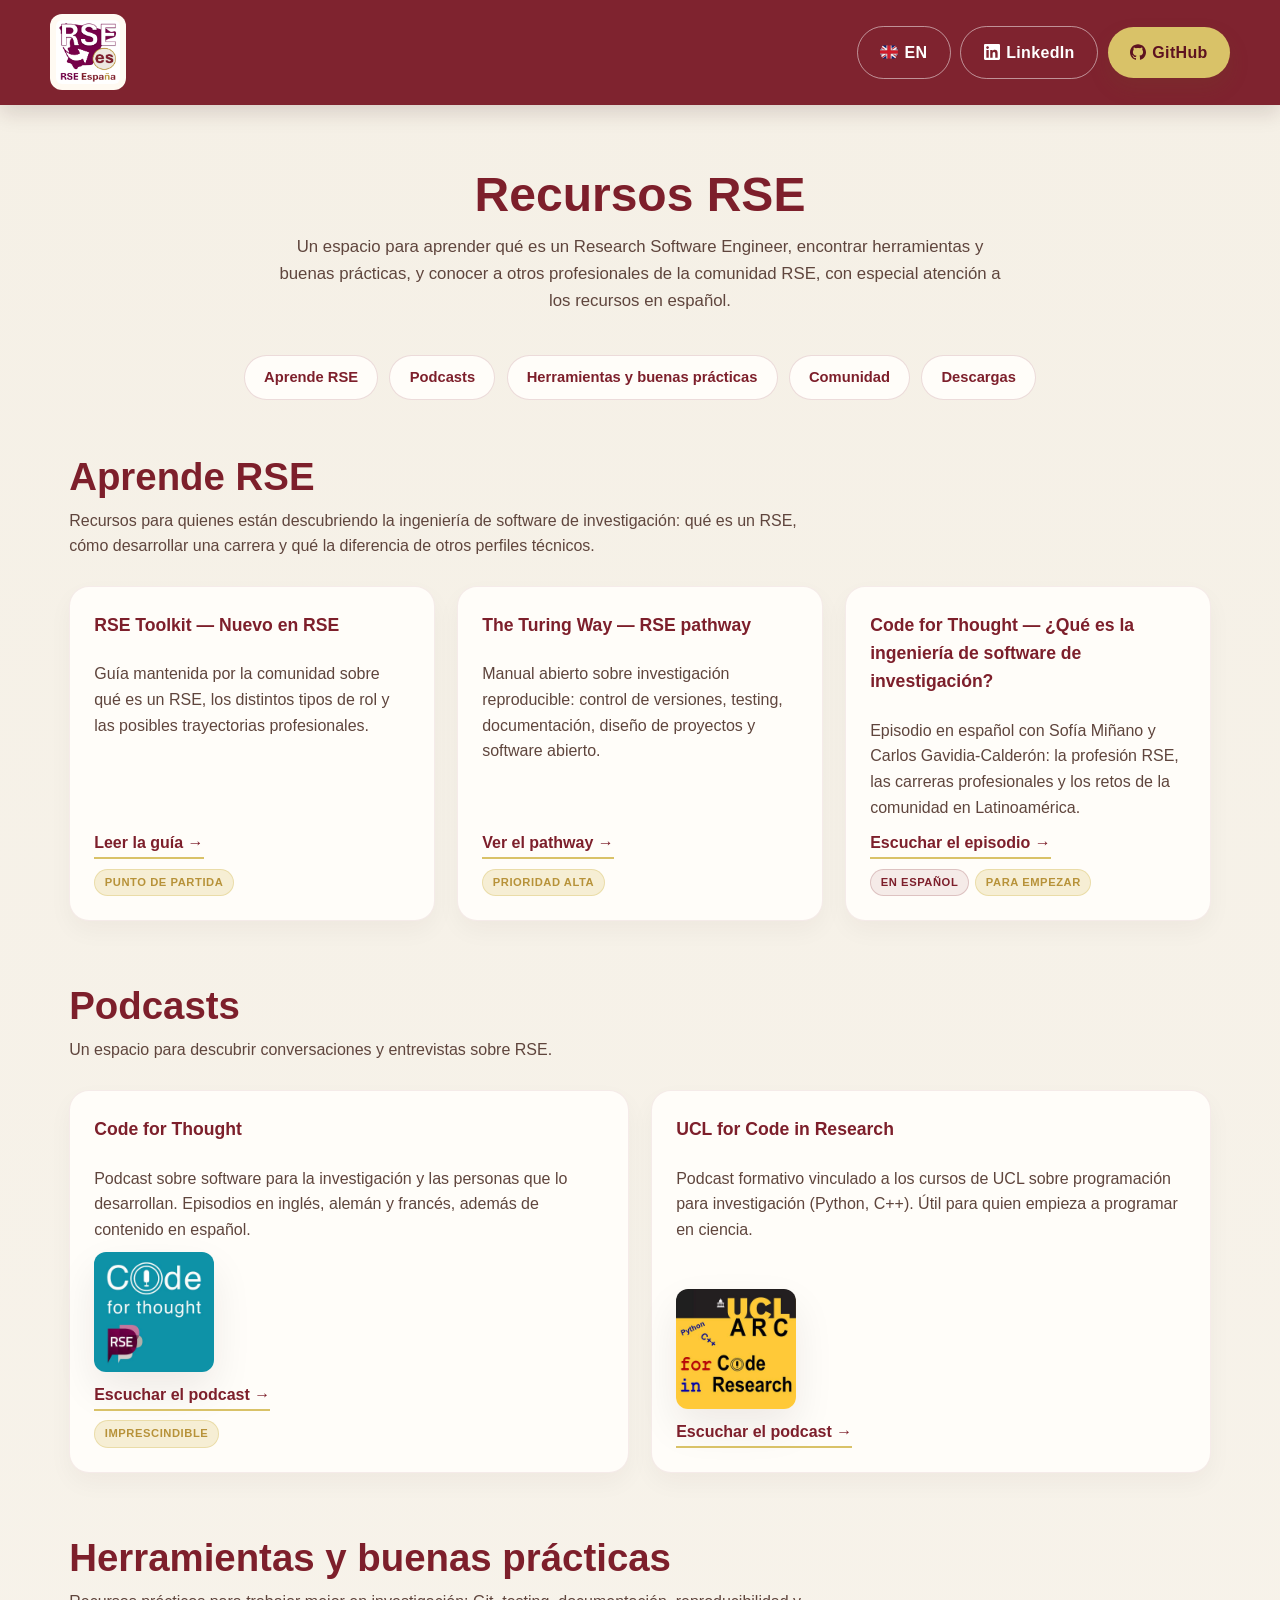
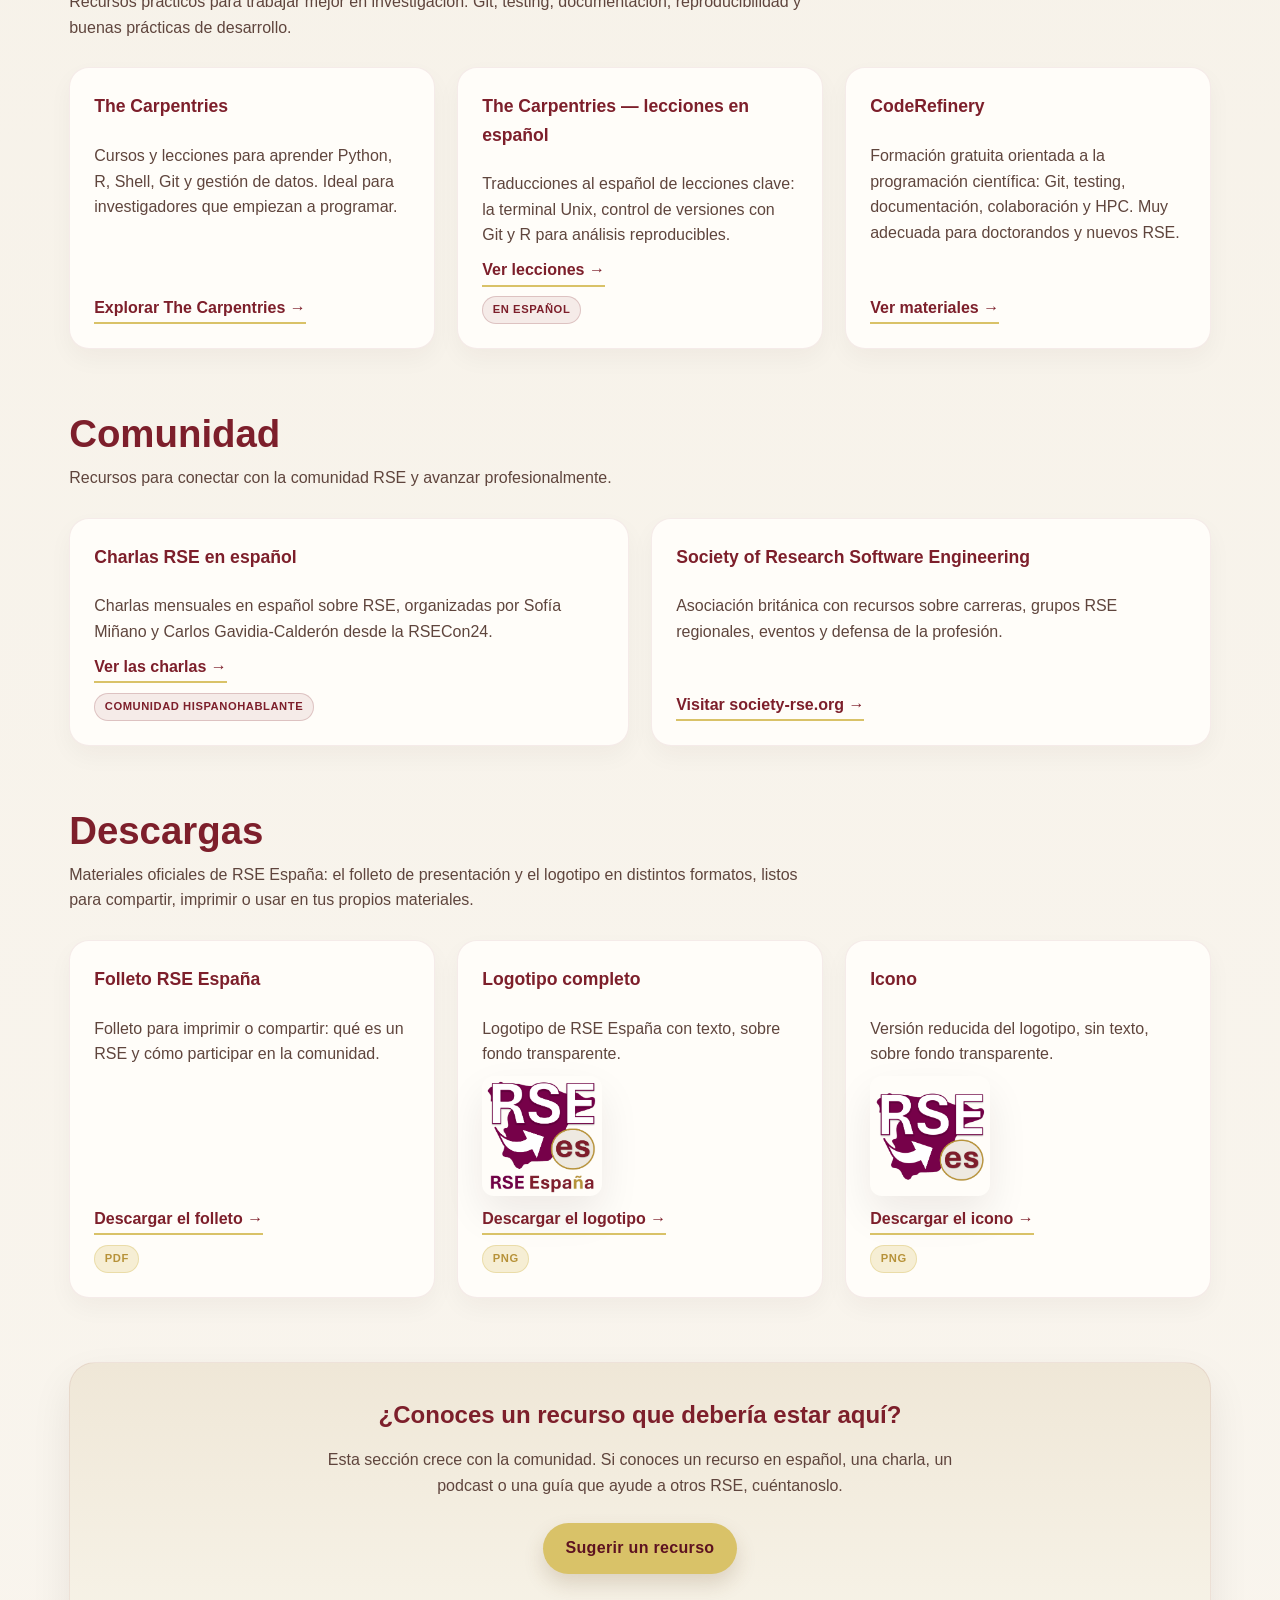
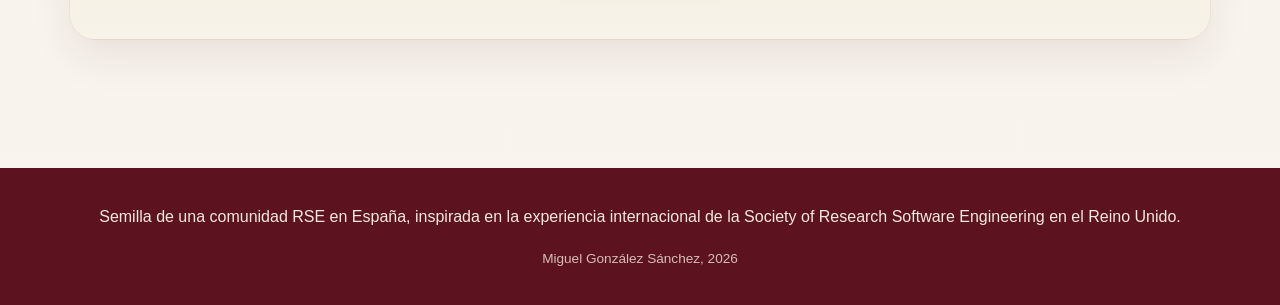
<file: recursos.html>
<!DOCTYPE html>
<html lang="es">
<head>
    <!-- Google tag (gtag.js) -->
    <script async src="https://www.googletagmanager.com/gtag/js?id=G-PF13L6WFHQ"></script>
    <script src="js/analytics.js"></script>
    <meta charset="UTF-8">
    <meta name="viewport" content="width=device-width, initial-scale=1.0">
    <title>Recursos | RSE España</title>
    <link rel="icon" type="image/png" href="images/RSE-logo-no-text-small-transparent.png">
    <link rel="alternate" hreflang="es" href="https://www.rse-es.org/recursos.html">
    <link rel="alternate" hreflang="en" href="https://www.rse-es.org/en/recursos.html">
    <link rel="stylesheet" href="styles.css">
</head>
<body>
    <header>
        <div class="container nav">
            <div class="brand">
                <a href="index.html" class="brand-mark-link" aria-label="RSE España — inicio">
                    <img class="brand-mark" src="images/RSE-logo-small.png" alt="Logo de RSE España">
                </a>
            </div>
            <div class="nav-links">
                <a href="en/recursos.html" class="btn secondary nav-btn" hreflang="en">
                    <img class="flag-icon" src="images/flags/gb.svg" alt="">
                    <span class="btn-label">EN</span>
                </a>
                <a href="https://www.linkedin.com/company/rse-espa%C3%B1a/about/?viewAsMember=true" class="btn secondary nav-btn" target="_blank" rel="noreferrer" aria-label="LinkedIn">
                    <svg width="16" height="16" viewBox="0 0 24 24" fill="currentColor" aria-hidden="true"><path d="M20.447 20.452h-3.554v-5.569c0-1.328-.027-3.037-1.852-3.037-1.853 0-2.136 1.445-2.136 2.939v5.667H9.351V9h3.414v1.561h.046c.477-.9 1.637-1.85 3.37-1.85 3.601 0 4.267 2.37 4.267 5.455v6.286zM5.337 7.433c-1.144 0-2.063-.926-2.063-2.065 0-1.138.92-2.063 2.063-2.063 1.14 0 2.064.925 2.064 2.063 0 1.139-.925 2.065-2.064 2.065zm1.782 13.019H3.555V9h3.564v11.452zM22.225 0H1.771C.792 0 0 .774 0 1.729v20.542C0 23.227.792 24 1.771 24h20.451C23.2 24 24 23.227 24 22.271V1.729C24 .774 23.2 0 22.222 0h.003z"/></svg>
                    <span class="btn-label">LinkedIn</span>
                </a>
                <a href="https://github.com/rse-espana" class="btn nav-btn" target="_blank" rel="noreferrer" aria-label="GitHub">
                    <svg width="16" height="16" viewBox="0 0 24 24" fill="currentColor" aria-hidden="true"><path d="M12 .297c-6.63 0-12 5.373-12 12 0 5.303 3.438 9.8 8.205 11.385.6.113.82-.258.82-.577 0-.285-.01-1.04-.015-2.04-3.338.724-4.042-1.61-4.042-1.61-.546-1.385-1.333-1.755-1.333-1.755-1.089-.744.084-.729.084-.729 1.205.084 1.84 1.236 1.84 1.236 1.07 1.835 2.807 1.305 3.492.997.108-.775.418-1.305.762-1.605-2.665-.3-5.466-1.332-5.466-5.93 0-1.31.465-2.38 1.235-3.22-.135-.303-.54-1.523.105-3.176 0 0 1.005-.322 3.3 1.23.96-.267 1.98-.399 3-.405 1.02.006 2.04.138 3 .405 2.28-1.552 3.285-1.23 3.285-1.23.645 1.653.24 2.873.12 3.176.765.84 1.23 1.91 1.23 3.22 0 4.61-2.805 5.625-5.475 5.92.42.36.81 1.096.81 2.22 0 1.606-.015 2.896-.015 3.286 0 .315.21.69.825.57C20.565 22.092 24 17.592 24 12.297c0-6.627-5.373-12-12-12"/></svg>
                    <span class="btn-label">GitHub</span>
                </a>
            </div>
        </div>
    </header>

    <main class="main">
        <div class="container">
            <h1 class="page-title">Recursos RSE</h1>
            <p class="page-intro">Un espacio para aprender qué es un Research Software Engineer, encontrar herramientas y buenas prácticas, y conocer a otros profesionales de la comunidad RSE, con especial atención a los recursos en español.</p>

            <nav class="resource-quicknav" aria-label="Categorías de recursos">
                <a href="#learn-rse">Aprende RSE</a>
                <a href="#podcasts-talks">Podcasts</a>
                <a href="#tools-best-practices">Herramientas y buenas prácticas</a>
                <a href="#community-career">Comunidad</a>
                <a href="#recursos-descargables">Descargas</a>
            </nav>

            <section class="resource-category" id="learn-rse">
                <div class="section-heading">
                    <h2>Aprende RSE</h2>
                    <p>Recursos para quienes están descubriendo la ingeniería de software de investigación: qué es un RSE, cómo desarrollar una carrera y qué la diferencia de otros perfiles técnicos.</p>
                </div>
                <div class="resource-grid">
                    <article class="card resource-card">
                        <div class="badges"><span class="resource-badge">Punto de partida</span></div>
                        <h3>RSE Toolkit — Nuevo en RSE</h3>
                        <p>Guía mantenida por la comunidad sobre qué es un RSE, los distintos tipos de rol y las posibles trayectorias profesionales.</p>
                        <a class="resource-link" href="https://rsetoolkit.github.io/roles/new-rse/" target="_blank" rel="noreferrer">Leer la guía →</a>
                    </article>

                    <article class="card resource-card">
                        <div class="badges"><span class="resource-badge">Prioridad alta</span></div>
                        <h3>The Turing Way — RSE pathway</h3>
                        <p>Manual abierto sobre investigación reproducible: control de versiones, testing, documentación, diseño de proyectos y software abierto.</p>
                        <a class="resource-link" href="https://book.the-turing-way.org/pathways/pathways-research-software-engineers/" target="_blank" rel="noreferrer">Ver el pathway →</a>
                    </article>

                    <article class="card resource-card">
                        <div class="badges"><span class="resource-badge es">En español</span><span class="resource-badge">Para empezar</span></div>
                        <h3>Code for Thought — ¿Qué es la ingeniería de software de investigación?</h3>
                        <p>Episodio en español con Sofía Miñano y Carlos Gavidia-Calderón: la profesión RSE, las carreras profesionales y los retos de la comunidad en Latinoamérica.</p>
                        <a class="resource-link" href="https://codeforthought.buzzsprout.com/1326658/episodes/19292569-es-que-es-la-ingenieria-de-software-de-investigacion" target="_blank" rel="noreferrer">Escuchar el episodio →</a>
                    </article>
                </div>
            </section>

            <section class="resource-category" id="podcasts-talks">
                <div class="section-heading">
                    <h2>Podcasts</h2>
                    <p>Un espacio para descubrir conversaciones y entrevistas sobre RSE.</p>
                </div>
                <div class="resource-grid">
                    <article class="card resource-card">
                        <div class="badges"><span class="resource-badge">Imprescindible</span></div>
                        <h3>Code for Thought</h3>
                        <p>Podcast sobre software para la investigación y las personas que lo desarrollan. Episodios en inglés, alemán y francés, además de contenido en español.</p>
                        <img class="resource-icon" src="images/code.jpeg" alt="Logo de Code for Thought" loading="lazy">
                        <a class="resource-link" href="https://codeforthought.buzzsprout.com/" target="_blank" rel="noreferrer">Escuchar el podcast →</a>
                    </article>

                    <article class="card resource-card">
                        <h3>UCL for Code in Research</h3>
                        <p>Podcast formativo vinculado a los cursos de UCL sobre programación para investigación (Python, C++). Útil para quien empieza a programar en ciencia.</p>
                        <img class="resource-icon" src="images/uclpodcast.jpeg" alt="Logo de UCL for Code in Research" loading="lazy">
                        <a class="resource-link" href="https://uclforcodeinresearch.buzzsprout.com/" target="_blank" rel="noreferrer">Escuchar el podcast →</a>
                    </article>
                </div>
            </section>

            <section class="resource-category" id="tools-best-practices">
                <div class="section-heading">
                    <h2>Herramientas y buenas prácticas</h2>
                    <p>Recursos prácticos para trabajar mejor en investigación: Git, testing, documentación, reproducibilidad y buenas prácticas de desarrollo.</p>
                </div>
                <div class="resource-grid">
                    <article class="card resource-card">
                        <h3>The Carpentries</h3>
                        <p>Cursos y lecciones para aprender Python, R, Shell, Git y gestión de datos. Ideal para investigadores que empiezan a programar.</p>
                        <a class="resource-link" href="https://thecarpentries.org/" target="_blank" rel="noreferrer">Explorar The Carpentries →</a>
                    </article>

                    <article class="card resource-card">
                        <div class="badges"><span class="resource-badge es">En español</span></div>
                        <h3>The Carpentries — lecciones en español</h3>
                        <p>Traducciones al español de lecciones clave: la terminal Unix, control de versiones con Git y R para análisis reproducibles.</p>
                        <a class="resource-link" href="https://software-carpentry.org/lessons/" target="_blank" rel="noreferrer">Ver lecciones →</a>
                    </article>

                    <article class="card resource-card">
                        <h3>CodeRefinery</h3>
                        <p>Formación gratuita orientada a la programación científica: Git, testing, documentación, colaboración y HPC. Muy adecuada para doctorandos y nuevos RSE.</p>
                        <a class="resource-link" href="https://coderefinery.org/lessons/" target="_blank" rel="noreferrer">Ver materiales →</a>
                    </article>
                </div>
            </section>

            <section class="resource-category" id="community-career">
                <div class="section-heading">
                    <h2>Comunidad</h2>
                    <p>Recursos para conectar con la comunidad RSE y avanzar profesionalmente.</p>
                </div>
                <div class="resource-grid">
                    <article class="card resource-card">
                        <div class="badges"><span class="resource-badge es">Comunidad hispanohablante</span></div>
                        <h3>Charlas RSE en español</h3>
                        <p>Charlas mensuales en español sobre RSE, organizadas por Sofía Miñano y Carlos Gavidia-Calderón desde la RSECon24.</p>
                        <a class="resource-link" href="https://charlas-rse-espanol.github.io/" target="_blank" rel="noreferrer">Ver las charlas →</a>
                    </article>

                    <article class="card resource-card">
                        <h3>Society of Research Software Engineering</h3>
                        <p>Asociación británica con recursos sobre carreras, grupos RSE regionales, eventos y defensa de la profesión.</p>
                        <a class="resource-link" href="https://society-rse.org/" target="_blank" rel="noreferrer">Visitar society-rse.org →</a>
                    </article>
                </div>
            </section>

            <section class="resource-category" id="recursos-descargables">
                <div class="section-heading">
                    <h2>Descargas</h2>
                    <p>Materiales oficiales de RSE España: el folleto de presentación y el logotipo en distintos formatos, listos para compartir, imprimir o usar en tus propios materiales.</p>
                </div>
                <div class="resource-grid">
                    <article class="card resource-card">
                        <div class="badges"><span class="resource-badge">PDF</span></div>
                        <h3>Folleto RSE España</h3>
                        <p>Folleto para imprimir o compartir: qué es un RSE y cómo participar en la comunidad.</p>
                        <a class="resource-link" href="documents/flyer.pdf" download>Descargar el folleto →</a>
                    </article>

                    <article class="card resource-card">
                        <div class="badges"><span class="resource-badge">PNG</span></div>
                        <h3>Logotipo completo</h3>
                        <p>Logotipo de RSE España con texto, sobre fondo transparente.</p>
                        <img class="resource-icon" src="images/RSE-logo-transparen-small.png" alt="Logotipo de RSE España" loading="lazy">
                        <a class="resource-link" href="images/RSE-logo-transparent.png" download>Descargar el logotipo →</a>
                    </article>

                    <article class="card resource-card">
                        <div class="badges"><span class="resource-badge">PNG</span></div>
                        <h3>Icono</h3>
                        <p>Versión reducida del logotipo, sin texto, sobre fondo transparente.</p>
                        <img class="resource-icon" src="images/RSE-logo-no-text-small-transparent.png" alt="Icono de RSE España" loading="lazy">
                        <a class="resource-link" href="images/RSE-logo-no-text-transparent.png" download>Descargar el icono →</a>
                    </article>
                </div>
            </section>

            <div class="callout">
                <h2>¿Conoces un recurso que debería estar aquí?</h2>
                <p>Esta sección crece con la comunidad. Si conoces un recurso en español, una charla, un podcast o una guía que ayude a otros RSE, cuéntanoslo.</p>
                <a href="mailto:rseespana@gmail.com?subject=Sugerencia%20de%20recurso" class="btn cta-button">Sugerir un recurso</a>
            </div>
        </div>
    </main>

    <footer>
        <p>Semilla de una comunidad RSE en España, inspirada en la experiencia internacional de la Society of Research Software Engineering en el Reino Unido.</p>
        <p style="margin-top: 1.2rem; font-size: 0.85rem; opacity: 0.8;">Miguel González Sánchez, 2026</p>
    </footer>
</body>
</html>
</file>
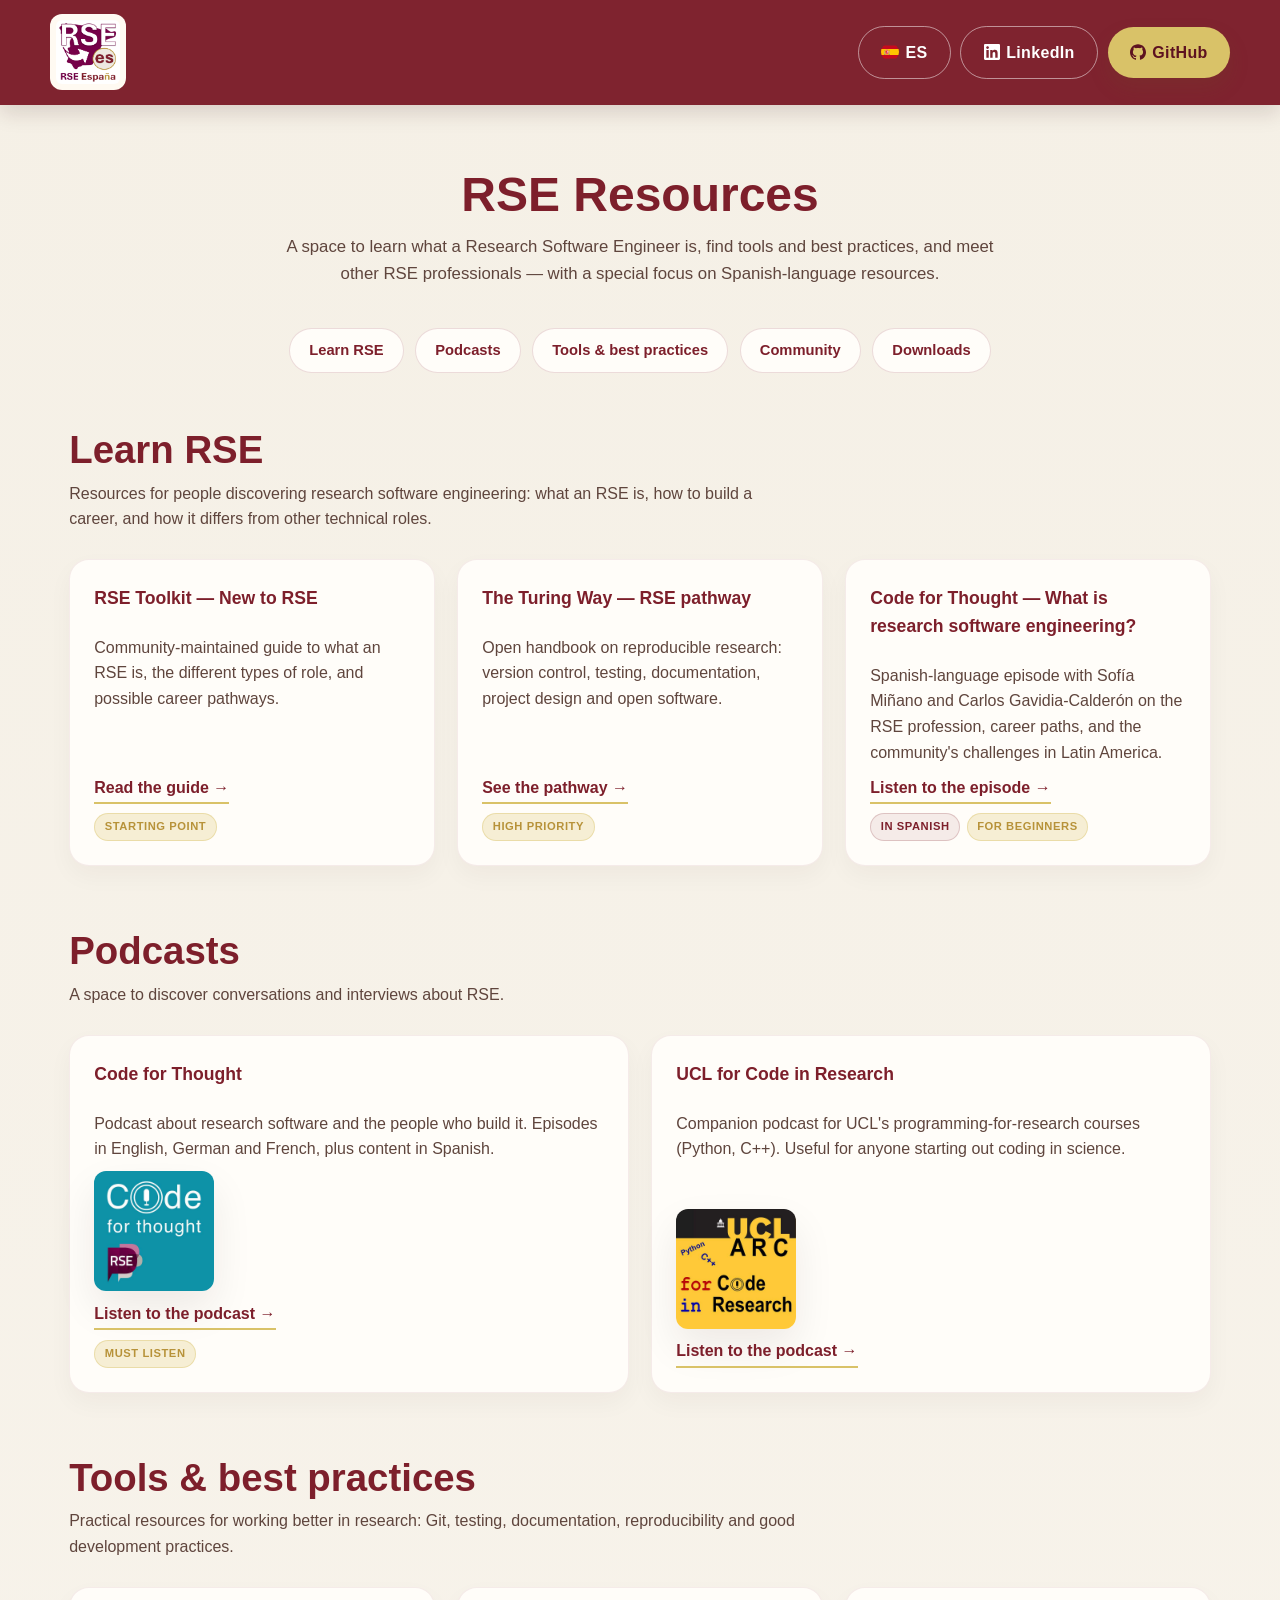
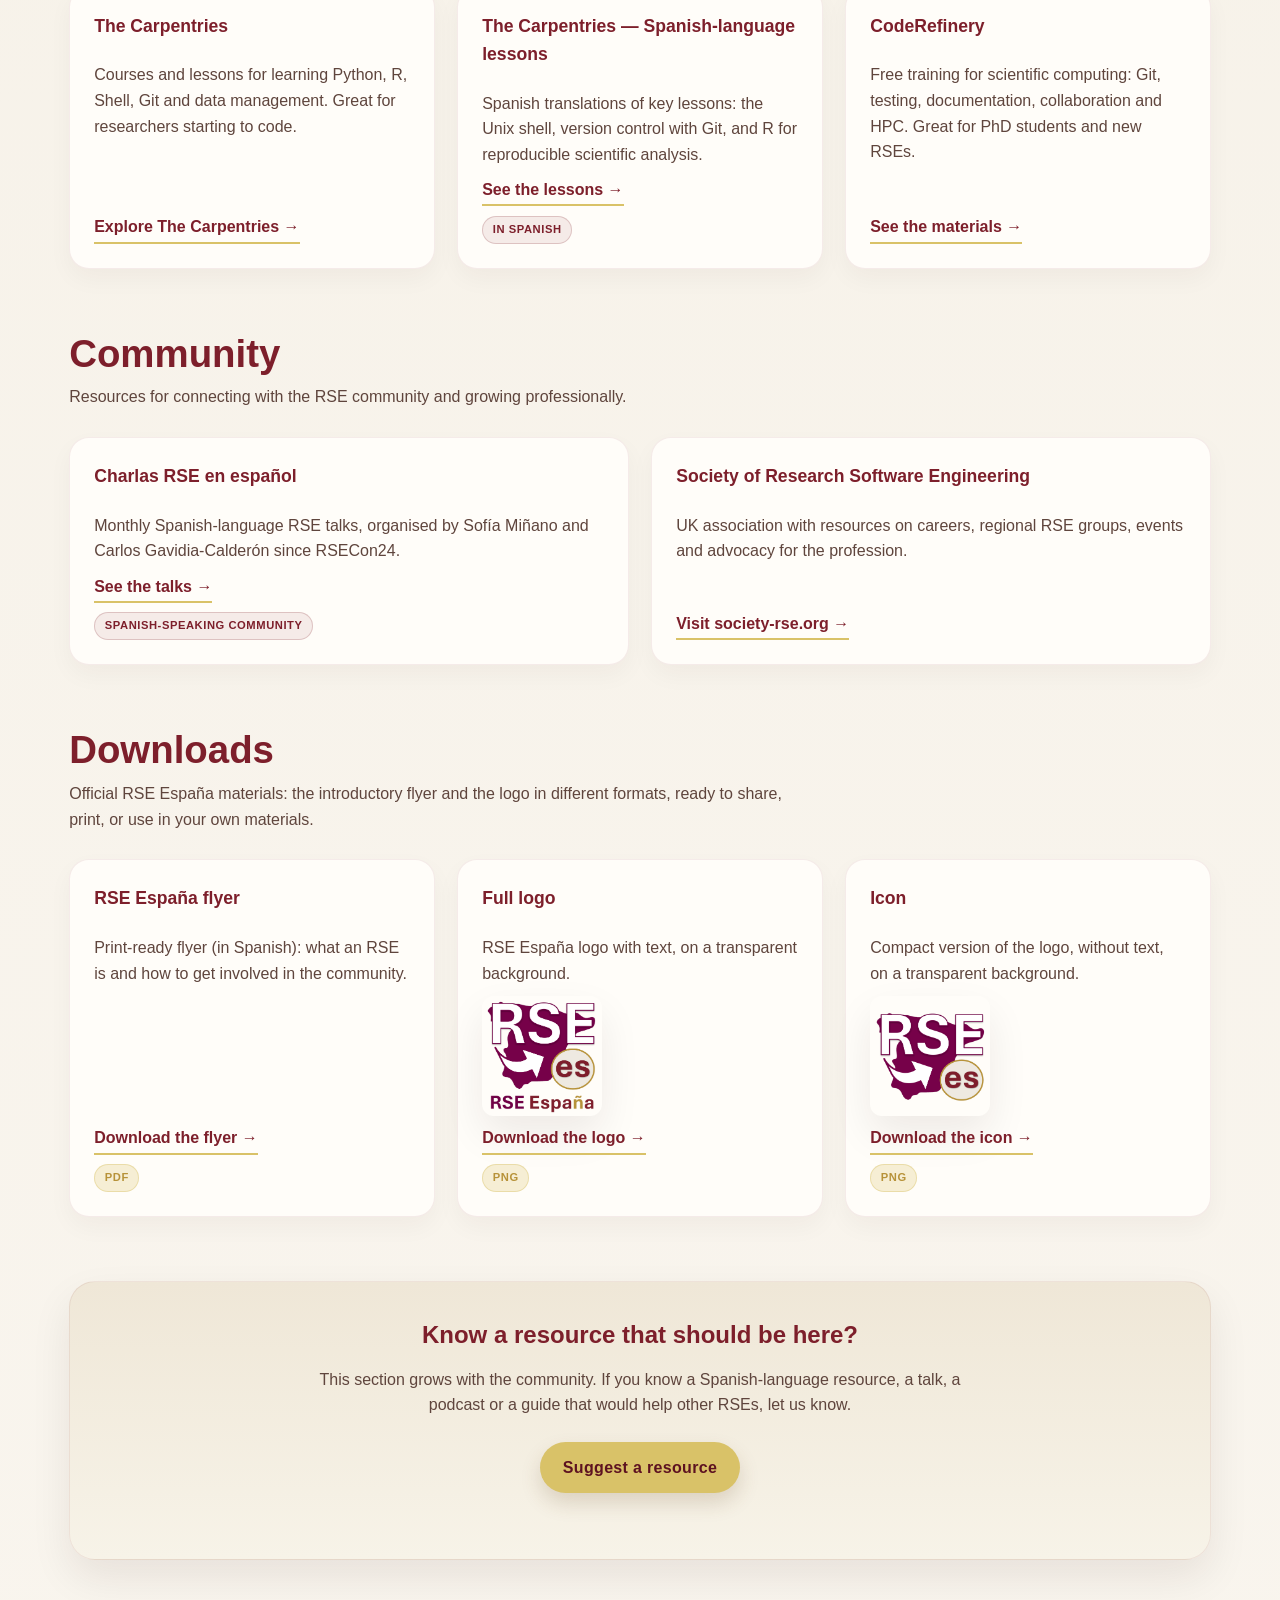
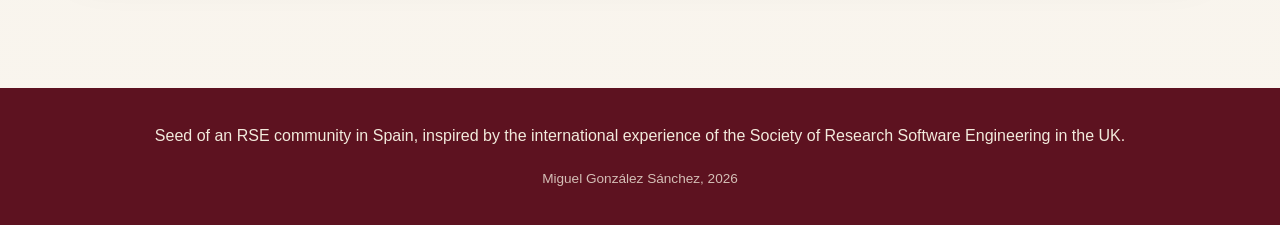
<file: en/recursos.html>
<!DOCTYPE html>
<html lang="en-GB">
<head>
    <!-- Google tag (gtag.js) -->
    <script async src="https://www.googletagmanager.com/gtag/js?id=G-PF13L6WFHQ"></script>
    <script src="../js/analytics.js"></script>
    <meta charset="UTF-8">
    <meta name="viewport" content="width=device-width, initial-scale=1.0">
    <title>Resources | RSE España</title>
    <link rel="icon" type="image/png" href="../images/RSE-logo-no-text-small-transparent.png">
    <link rel="alternate" hreflang="es" href="https://www.rse-es.org/recursos.html">
    <link rel="alternate" hreflang="en" href="https://www.rse-es.org/en/recursos.html">
    <link rel="stylesheet" href="../styles.css">
</head>
<body>
    <header>
        <div class="container nav">
            <div class="brand">
                <a href="index.html" class="brand-mark-link" aria-label="RSE España — home">
                    <img class="brand-mark" src="../images/RSE-logo-small.png" alt="RSE España logo">
                </a>
            </div>
            <div class="nav-links">
                <a href="../recursos.html" class="btn secondary nav-btn" hreflang="es">
                    <img class="flag-icon" src="../images/flags/es.svg" alt="">
                    <span class="btn-label">ES</span>
                </a>
                <a href="https://www.linkedin.com/company/rse-espa%C3%B1a/about/?viewAsMember=true" class="btn secondary nav-btn" target="_blank" rel="noreferrer" aria-label="LinkedIn">
                    <svg width="16" height="16" viewBox="0 0 24 24" fill="currentColor" aria-hidden="true"><path d="M20.447 20.452h-3.554v-5.569c0-1.328-.027-3.037-1.852-3.037-1.853 0-2.136 1.445-2.136 2.939v5.667H9.351V9h3.414v1.561h.046c.477-.9 1.637-1.85 3.37-1.85 3.601 0 4.267 2.37 4.267 5.455v6.286zM5.337 7.433c-1.144 0-2.063-.926-2.063-2.065 0-1.138.92-2.063 2.063-2.063 1.14 0 2.064.925 2.064 2.063 0 1.139-.925 2.065-2.064 2.065zm1.782 13.019H3.555V9h3.564v11.452zM22.225 0H1.771C.792 0 0 .774 0 1.729v20.542C0 23.227.792 24 1.771 24h20.451C23.2 24 24 23.227 24 22.271V1.729C24 .774 23.2 0 22.222 0h.003z"/></svg>
                    <span class="btn-label">LinkedIn</span>
                </a>
                <a href="https://github.com/rse-espana" class="btn nav-btn" target="_blank" rel="noreferrer" aria-label="GitHub">
                    <svg width="16" height="16" viewBox="0 0 24 24" fill="currentColor" aria-hidden="true"><path d="M12 .297c-6.63 0-12 5.373-12 12 0 5.303 3.438 9.8 8.205 11.385.6.113.82-.258.82-.577 0-.285-.01-1.04-.015-2.04-3.338.724-4.042-1.61-4.042-1.61-.546-1.385-1.333-1.755-1.333-1.755-1.089-.744.084-.729.084-.729 1.205.084 1.84 1.236 1.84 1.236 1.07 1.835 2.807 1.305 3.492.997.108-.775.418-1.305.762-1.605-2.665-.3-5.466-1.332-5.466-5.93 0-1.31.465-2.38 1.235-3.22-.135-.303-.54-1.523.105-3.176 0 0 1.005-.322 3.3 1.23.96-.267 1.98-.399 3-.405 1.02.006 2.04.138 3 .405 2.28-1.552 3.285-1.23 3.285-1.23.645 1.653.24 2.873.12 3.176.765.84 1.23 1.91 1.23 3.22 0 4.61-2.805 5.625-5.475 5.92.42.36.81 1.096.81 2.22 0 1.606-.015 2.896-.015 3.286 0 .315.21.69.825.57C20.565 22.092 24 17.592 24 12.297c0-6.627-5.373-12-12-12"/></svg>
                    <span class="btn-label">GitHub</span>
                </a>
            </div>
        </div>
    </header>

    <main class="main">
        <div class="container">
            <h1 class="page-title">RSE Resources</h1>
            <p class="page-intro">A space to learn what a Research Software Engineer is, find tools and best practices, and meet other RSE professionals — with a special focus on Spanish-language resources.</p>

            <nav class="resource-quicknav" aria-label="Resource categories">
                <a href="#learn-rse">Learn RSE</a>
                <a href="#podcasts-talks">Podcasts</a>
                <a href="#tools-best-practices">Tools &amp; best practices</a>
                <a href="#community-career">Community</a>
                <a href="#recursos-descargables">Downloads</a>
            </nav>

            <section class="resource-category" id="learn-rse">
                <div class="section-heading">
                    <h2>Learn RSE</h2>
                    <p>Resources for people discovering research software engineering: what an RSE is, how to build a career, and how it differs from other technical roles.</p>
                </div>
                <div class="resource-grid">
                    <article class="card resource-card">
                        <div class="badges"><span class="resource-badge">Starting point</span></div>
                        <h3>RSE Toolkit — New to RSE</h3>
                        <p>Community-maintained guide to what an RSE is, the different types of role, and possible career pathways.</p>
                        <a class="resource-link" href="https://rsetoolkit.github.io/roles/new-rse/" target="_blank" rel="noreferrer">Read the guide →</a>
                    </article>

                    <article class="card resource-card">
                        <div class="badges"><span class="resource-badge">High priority</span></div>
                        <h3>The Turing Way — RSE pathway</h3>
                        <p>Open handbook on reproducible research: version control, testing, documentation, project design and open software.</p>
                        <a class="resource-link" href="https://book.the-turing-way.org/pathways/pathways-research-software-engineers/" target="_blank" rel="noreferrer">See the pathway →</a>
                    </article>

                    <article class="card resource-card">
                        <div class="badges"><span class="resource-badge es">In Spanish</span><span class="resource-badge">For beginners</span></div>
                        <h3>Code for Thought — What is research software engineering?</h3>
                        <p>Spanish-language episode with Sofía Miñano and Carlos Gavidia-Calderón on the RSE profession, career paths, and the community's challenges in Latin America.</p>
                        <a class="resource-link" href="https://codeforthought.buzzsprout.com/1326658/episodes/19292569-es-que-es-la-ingenieria-de-software-de-investigacion" target="_blank" rel="noreferrer">Listen to the episode →</a>
                    </article>
                </div>
            </section>

            <section class="resource-category" id="podcasts-talks">
                <div class="section-heading">
                    <h2>Podcasts</h2>
                    <p>A space to discover conversations and interviews about RSE.</p>
                </div>
                <div class="resource-grid">
                    <article class="card resource-card">
                        <div class="badges"><span class="resource-badge">Must listen</span></div>
                        <h3>Code for Thought</h3>
                        <p>Podcast about research software and the people who build it. Episodes in English, German and French, plus content in Spanish.</p>
                        <img class="resource-icon" src="../images/code.jpeg" alt="Code for Thought logo" loading="lazy">
                        <a class="resource-link" href="https://codeforthought.buzzsprout.com/" target="_blank" rel="noreferrer">Listen to the podcast →</a>
                    </article>

                    <article class="card resource-card">
                        <h3>UCL for Code in Research</h3>
                        <p>Companion podcast for UCL's programming-for-research courses (Python, C++). Useful for anyone starting out coding in science.</p>
                        <img class="resource-icon" src="../images/uclpodcast.jpeg" alt="UCL for Code in Research logo" loading="lazy">
                        <a class="resource-link" href="https://uclforcodeinresearch.buzzsprout.com/" target="_blank" rel="noreferrer">Listen to the podcast →</a>
                    </article>
                </div>
            </section>

            <section class="resource-category" id="tools-best-practices">
                <div class="section-heading">
                    <h2>Tools &amp; best practices</h2>
                    <p>Practical resources for working better in research: Git, testing, documentation, reproducibility and good development practices.</p>
                </div>
                <div class="resource-grid">
                    <article class="card resource-card">
                        <h3>The Carpentries</h3>
                        <p>Courses and lessons for learning Python, R, Shell, Git and data management. Great for researchers starting to code.</p>
                        <a class="resource-link" href="https://thecarpentries.org/" target="_blank" rel="noreferrer">Explore The Carpentries →</a>
                    </article>

                    <article class="card resource-card">
                        <div class="badges"><span class="resource-badge es">In Spanish</span></div>
                        <h3>The Carpentries — Spanish-language lessons</h3>
                        <p>Spanish translations of key lessons: the Unix shell, version control with Git, and R for reproducible scientific analysis.</p>
                        <a class="resource-link" href="https://software-carpentry.org/lessons/" target="_blank" rel="noreferrer">See the lessons →</a>
                    </article>

                    <article class="card resource-card">
                        <h3>CodeRefinery</h3>
                        <p>Free training for scientific computing: Git, testing, documentation, collaboration and HPC. Great for PhD students and new RSEs.</p>
                        <a class="resource-link" href="https://coderefinery.org/lessons/" target="_blank" rel="noreferrer">See the materials →</a>
                    </article>
                </div>
            </section>

            <section class="resource-category" id="community-career">
                <div class="section-heading">
                    <h2>Community</h2>
                    <p>Resources for connecting with the RSE community and growing professionally.</p>
                </div>
                <div class="resource-grid">
                    <article class="card resource-card">
                        <div class="badges"><span class="resource-badge es">Spanish-speaking community</span></div>
                        <h3>Charlas RSE en español</h3>
                        <p>Monthly Spanish-language RSE talks, organised by Sofía Miñano and Carlos Gavidia-Calderón since RSECon24.</p>
                        <a class="resource-link" href="https://charlas-rse-espanol.github.io/" target="_blank" rel="noreferrer">See the talks →</a>
                    </article>

                    <article class="card resource-card">
                        <h3>Society of Research Software Engineering</h3>
                        <p>UK association with resources on careers, regional RSE groups, events and advocacy for the profession.</p>
                        <a class="resource-link" href="https://society-rse.org/" target="_blank" rel="noreferrer">Visit society-rse.org →</a>
                    </article>
                </div>
            </section>

            <section class="resource-category" id="recursos-descargables">
                <div class="section-heading">
                    <h2>Downloads</h2>
                    <p>Official RSE España materials: the introductory flyer and the logo in different formats, ready to share, print, or use in your own materials.</p>
                </div>
                <div class="resource-grid">
                    <article class="card resource-card">
                        <div class="badges"><span class="resource-badge">PDF</span></div>
                        <h3>RSE España flyer</h3>
                        <p>Print-ready flyer (in Spanish): what an RSE is and how to get involved in the community.</p>
                        <a class="resource-link" href="../documents/flyer.pdf" download>Download the flyer →</a>
                    </article>

                    <article class="card resource-card">
                        <div class="badges"><span class="resource-badge">PNG</span></div>
                        <h3>Full logo</h3>
                        <p>RSE España logo with text, on a transparent background.</p>
                        <img class="resource-icon" src="../images/RSE-logo-transparen-small.png" alt="RSE España logo" loading="lazy">
                        <a class="resource-link" href="../images/RSE-logo-transparent.png" download>Download the logo →</a>
                    </article>

                    <article class="card resource-card">
                        <div class="badges"><span class="resource-badge">PNG</span></div>
                        <h3>Icon</h3>
                        <p>Compact version of the logo, without text, on a transparent background.</p>
                        <img class="resource-icon" src="../images/RSE-logo-no-text-small-transparent.png" alt="RSE España icon" loading="lazy">
                        <a class="resource-link" href="../images/RSE-logo-no-text-transparent.png" download>Download the icon →</a>
                    </article>
                </div>
            </section>

            <div class="callout">
                <h2>Know a resource that should be here?</h2>
                <p>This section grows with the community. If you know a Spanish-language resource, a talk, a podcast or a guide that would help other RSEs, let us know.</p>
                <a href="mailto:rseespana@gmail.com?subject=Resource%20suggestion" class="btn cta-button">Suggest a resource</a>
            </div>
        </div>
    </main>

    <footer>
        <p>Seed of an RSE community in Spain, inspired by the international experience of the Society of Research Software Engineering in the UK.</p>
        <p style="margin-top: 1.2rem; font-size: 0.85rem; opacity: 0.8;">Miguel González Sánchez, 2026</p>
    </footer>
</body>
</html>
</file>
<file: styles.css>
:root {
    --primary-color: #7d1f2b;
    --primary-dark: #5d1220;
    --accent-color: #d9c268;
    --accent-deep: #b79239;
    --bg-light: #f4f0e7;
    --bg-panel: #fffdf9;
    --text-main: #2b1d1a;
    --text-muted: #5f453d;
    --shadow-soft: 0 18px 40px rgba(36, 16, 19, 0.08);
}

* {
    box-sizing: border-box;
    margin: 0;
    padding: 0;
}

html {
    scroll-behavior: smooth;
}

[id] {
    scroll-margin-top: 110px;
}

body {
    font-family: -apple-system, BlinkMacSystemFont, "Segoe UI", Roboto, Helvetica, Arial, sans-serif;
    line-height: 1.6;
    color: var(--text-main);
    background: linear-gradient(180deg, #f5f0e6 0%, #f9f5ee 100%);
}

img {
    max-width: 100%;
    display: block;
}

a {
    color: inherit;
}

.container {
    max-width: 1180px;
    margin: 0 auto;
    padding: 0 1.2rem;
}

header {
    background: rgba(125, 31, 43, 0.98);
    color: #fffaf2;
    position: sticky;
    top: 0;
    z-index: 20;
    box-shadow: 0 8px 20px rgba(49, 12, 17, 0.14);
}

.nav {
    display: flex;
    align-items: center;
    justify-content: space-between;
    gap: 1rem;
    padding: 0.9rem 0;
}

.brand {
    display: inline-flex;
    align-items: center;
    gap: 0.9rem;
    font-weight: 700;
    letter-spacing: 0.05em;
    text-transform: uppercase;
    font-size: 1.3rem;
}

.brand-mark {
    width: 76px;
    height: 76px;
    border-radius: 12px;
    object-fit: contain;
    background: #fffaf2;
    padding: 6px;
}

.brand-mark-link {
    display: inline-flex;
}

.nav-links {
    display: flex;
    gap: 0.6rem;
    align-items: center;
    flex-wrap: wrap;
}

.btn {
    display: inline-block;
    background: var(--accent-color);
    color: var(--primary-dark);
    padding: 0.8rem 1.4rem;
    text-decoration: none;
    border-radius: 999px;
    font-weight: 800;
    letter-spacing: 0.02em;
    transition: transform 0.2s ease, background 0.2s ease;
    box-shadow: 0 10px 20px rgba(104, 74, 35, 0.18);
}

.btn:hover {
    background: var(--accent-deep);
    transform: translateY(-1px);
}

.flag-icon {
    width: 18px;
    height: 18px;
    border-radius: 50%;
    object-fit: cover;
    flex-shrink: 0;
}

.btn.secondary {
    background: transparent;
    color: white;
    border: 1px solid rgba(255,255,255,0.5);
    box-shadow: none;
}

.nav-btn {
    display: inline-flex;
    align-items: center;
    gap: 0.4rem;
}

.hero {
    background: linear-gradient(135deg, #8d2331 0%, #6d1625 100%);
    color: #fffaf1;
    padding: 4rem 0 3rem;
    border-bottom: 5px solid var(--accent-color);
}

.hero-inner {
    display: grid;
    grid-template-columns: 1.1fr 0.9fr;
    gap: 2rem;
    align-items: center;
}

.eyebrow {
    display: inline-block;
    background: rgba(255,255,255,0.1);
    border: 1px solid rgba(255,255,255,0.2);
    color: #fce7a1;
    font-size: 0.78rem;
    font-weight: 700;
    text-transform: uppercase;
    letter-spacing: 0.12em;
    padding: 0.5rem 0.8rem;
    border-radius: 999px;
    margin-bottom: 1rem;
}

.hero h1 {
    font-size: clamp(2.2rem, 5vw, 4rem);
    line-height: 1.05;
    margin-bottom: 1rem;
    letter-spacing: -0.04em;
}

.hero p {
    font-size: 1.15rem;
    max-width: 36rem;
    color: #f6eedf;
    margin-bottom: 1.6rem;
}

.hero-actions {
    display: flex;
    flex-wrap: wrap;
    gap: 0.9rem;
    margin-bottom: 1.5rem;
}

.hero-meta {
    display: flex;
    gap: 1.25rem;
    flex-wrap: wrap;
    color: #f6eedf;
    font-weight: 600;
    font-size: 0.92rem;
}

.hero-visual {
    position: relative;
    padding: 1rem;
}

.photo-stack {
    position: relative;
    display: grid;
    gap: 1rem;
    max-width: 480px;
    margin-left: auto;
}

.photo-card {
    position: relative;
    background: rgba(255,255,255,0.12);
    border: 1px solid rgba(255,255,255,0.15);
    border-radius: 22px;
    overflow: hidden;
    box-shadow: var(--shadow-soft);
}

.photo-card.big {
    transform: rotate(-2deg);
}

.photo-row {
    display: flex;
    gap: 1rem;
}

.photo-card.small {
    flex: 1;
    min-width: 0;
    transform: rotate(3deg);
}

.photo-card.small:last-child {
    transform: rotate(-3deg);
}

.photo-row .photo-card img {
    height: 170px;
}

.photo-card.wide {
    transform: rotate(-1deg);
}

.photo-card.wide img {
    height: auto;
    object-fit: contain;
}

.photo-card figcaption {
    position: absolute;
    left: 0;
    right: 0;
    bottom: 0;
    padding: 1.6rem 0.9rem 0.7rem;
    font-size: 0.78rem;
    color: #f6eedf;
    text-align: center;
    background: linear-gradient(0deg, rgba(24, 6, 9, 0.75) 0%, rgba(24, 6, 9, 0) 100%);
    opacity: 0;
    transform: translateY(6px);
    transition: opacity 0.25s ease, transform 0.25s ease;
    pointer-events: none;
}

.photo-card:hover figcaption,
.photo-card:focus-within figcaption {
    opacity: 1;
    transform: translateY(0);
}

.photo-card img {
    width: 100%;
    height: 260px;
    object-fit: cover;
}

.spanish-tag {
    display: inline-flex;
    align-items: center;
    justify-content: center;
    background: rgba(217, 194, 104, 0.18);
    color: #f3e7b6;
    border: 1px solid rgba(217, 194, 104, 0.35);
    border-radius: 999px;
    padding: 0.55rem 1rem;
    font-weight: 700;
    letter-spacing: 0.08em;
    text-transform: uppercase;
    font-size: 0.78rem;
    margin-top: 1rem;
    text-decoration: none;
    transition: background 0.2s ease, border-color 0.2s ease;
}

.spanish-tag:hover {
    background: rgba(217, 194, 104, 0.3);
    border-color: rgba(217, 194, 104, 0.55);
}

.main {
    padding: 4rem 0;
}

.section-heading {
    margin-bottom: 1.7rem;
}

.section-heading h2 {
    font-size: clamp(1.8rem, 3vw, 2.7rem);
    color: var(--primary-color);
    margin-bottom: 0.6rem;
    line-height: 1.1;
}

.section-heading p {
    color: var(--text-muted);
    max-width: 46rem;
}

.manifesto-grid {
    display: grid;
    grid-template-columns: repeat(3, minmax(0, 1fr));
    gap: 1.5rem;
}

.card {
    background: var(--bg-panel);
    border: 1px solid rgba(125, 31, 43, 0.08);
    box-shadow: 0 10px 24px rgba(61, 16, 20, 0.04);
    border-radius: 20px;
    padding: 1.5rem;
}

.manifesto-grid .card {
    border-top: 5px solid var(--accent-color);
}

.card h3 {
    font-size: 1.2rem;
    color: var(--primary-color);
    margin-bottom: 0.8rem;
}

.card p {
    color: var(--text-muted);
}

.bio-box {
    display: grid;
    grid-template-columns: 220px 1fr;
    gap: 1.5rem;
    align-items: center;
    background: linear-gradient(180deg, #fffdf8 0%, #f8f1e6 100%);
    border: 1px solid rgba(125, 31, 43, 0.08);
    border-radius: 24px;
    padding: 1.5rem;
    box-shadow: var(--shadow-soft);
}

.bio-photo {
    width: 100%;
    height: 220px;
    object-fit: cover;
    border-radius: 18px;
    border: 3px solid var(--accent-color);
    background: #e9dec0;
}

.bio-box h3 {
    color: var(--primary-color);
    margin-bottom: 0.5rem;
    font-size: 1.8rem;
}

.bio-box p {
    color: var(--text-muted);
    margin-bottom: 0.7rem;
}

.callout {
    margin-top: 4rem;
    background: linear-gradient(180deg, #efe7d7 0%, #f7f3e8 100%);
    border-radius: 26px;
    padding: 2.1rem;
    border: 1px solid rgba(125, 31, 43, 0.08);
    text-align: center;
    box-shadow: var(--shadow-soft);
}

.callout h2 {
    color: var(--primary-color);
    margin-bottom: 0.8rem;
}

.callout p {
    max-width: 42rem;
    margin: 0 auto 1.5rem;
    color: var(--text-muted);
}

.callout .cta-heading {
    font-size: clamp(1.6rem, 4vw, 2.3rem);
    max-width: 34rem;
    margin: 0 auto 1.5rem;
}

.cta-phrases {
    list-style: none;
    display: grid;
    gap: 0.6rem;
    max-width: 30rem;
    margin: 0 auto 1.8rem;
    text-align: left;
    color: var(--text-muted);
    font-weight: 600;
}

.cta-phrases li {
    padding-left: 1.6rem;
    position: relative;
}

.cta-phrases li::before {
    content: "\2713";
    position: absolute;
    left: 0;
    color: var(--primary-color);
    font-weight: 800;
}

.cta-button {
    margin-bottom: 2rem;
}

.callout .secondary-ways {
    max-width: 42rem;
    margin: 0 auto;
    padding-top: 1.5rem;
    border-top: 1px solid rgba(125, 31, 43, 0.12);
}

.callout .secondary-ways p {
    font-size: 0.9rem;
    margin-bottom: 1rem;
}

.page-title {
    font-size: clamp(2rem, 4vw, 3rem);
    color: var(--primary-color);
    text-align: center;
    margin-bottom: 0.8rem;
    line-height: 1.1;
}

.page-intro {
    max-width: 46rem;
    margin: 0 auto 2.5rem;
    text-align: center;
    color: var(--text-muted);
    font-size: 1.05rem;
}

.resource-quicknav {
    display: flex;
    flex-wrap: wrap;
    gap: 0.7rem;
    justify-content: center;
    margin-bottom: 3.5rem;
}

.resource-quicknav a {
    display: inline-block;
    padding: 0.6rem 1.2rem;
    border-radius: 999px;
    background: var(--bg-panel);
    border: 1px solid rgba(125, 31, 43, 0.15);
    color: var(--primary-color);
    font-weight: 700;
    text-decoration: none;
    font-size: 0.92rem;
    transition: background 0.2s ease, transform 0.2s ease;
}

.resource-quicknav a:hover {
    background: var(--accent-color);
    color: var(--primary-dark);
    transform: translateY(-1px);
}

.resource-category {
    margin-top: 4rem;
}

.resource-category:first-of-type {
    margin-top: 0;
}

.resource-grid {
    display: grid;
    grid-template-columns: repeat(auto-fit, minmax(260px, 1fr));
    gap: 1.4rem;
}

.resource-card {
    display: flex;
    flex-direction: column;
    gap: 0.6rem;
}

.resource-card h3 {
    font-size: 1.1rem;
}

.resource-icon {
    width: 120px;
    height: 120px;
    border-radius: 12px;
    object-fit: cover;
    box-shadow: var(--shadow-soft);
    margin-top: auto;
}

.resource-card .badges {
    display: flex;
    flex-wrap: wrap;
    gap: 0.4rem;
    order: 2;
}

.resource-badge {
    display: inline-block;
    font-size: 0.7rem;
    font-weight: 700;
    text-transform: uppercase;
    letter-spacing: 0.05em;
    padding: 0.25rem 0.6rem;
    border-radius: 999px;
    background: rgba(217, 194, 104, 0.25);
    color: var(--accent-deep);
    border: 1px solid rgba(217, 194, 104, 0.4);
}

.resource-badge.es {
    background: rgba(125, 31, 43, 0.08);
    color: var(--primary-color);
    border-color: rgba(125, 31, 43, 0.2);
}

.resource-card .resource-link {
    margin-top: auto;
    align-self: flex-start;
    font-weight: 700;
    color: var(--primary-color);
    text-decoration: none;
    border-bottom: 2px solid var(--accent-color);
    padding-bottom: 0.1rem;
}

.resource-card .resource-icon + .resource-link {
    margin-top: 0;
}

.resource-card .resource-link:hover {
    color: var(--primary-dark);
    border-color: var(--primary-color);
}

footer {
    background: var(--primary-dark);
    color: #f2eadc;
    text-align: center;
    padding: 2.2rem 0;
    margin-top: 4rem;
}

footer a {
    color: #f6d577;
}

@media (max-width: 900px) {
    .hero-inner,
    .manifesto-grid {
        grid-template-columns: 1fr;
    }

    .bio-box {
        grid-template-columns: 1fr;
    }

    .hero {
        padding-top: 3rem;
    }

    .photo-row {
        flex-direction: column;
    }

    .photo-card.small,
    .photo-card.small:last-child {
        transform: rotate(1deg);
    }
}

@media (max-width: 560px) {
    .nav {
        flex-wrap: wrap;
        justify-content: center;
    }

    .brand {
        font-size: 0.8rem;
    }

    .btn {
        width: 100%;
        text-align: center;
        justify-content: center;
    }

    .nav-links .btn {
        width: 42px;
        height: 42px;
        padding: 0;
        justify-content: center;
        border-radius: 50%;
    }

    .nav-links .btn-label {
        display: none;
    }

    .hero-actions {
        flex-direction: column;
    }
}
</file>
